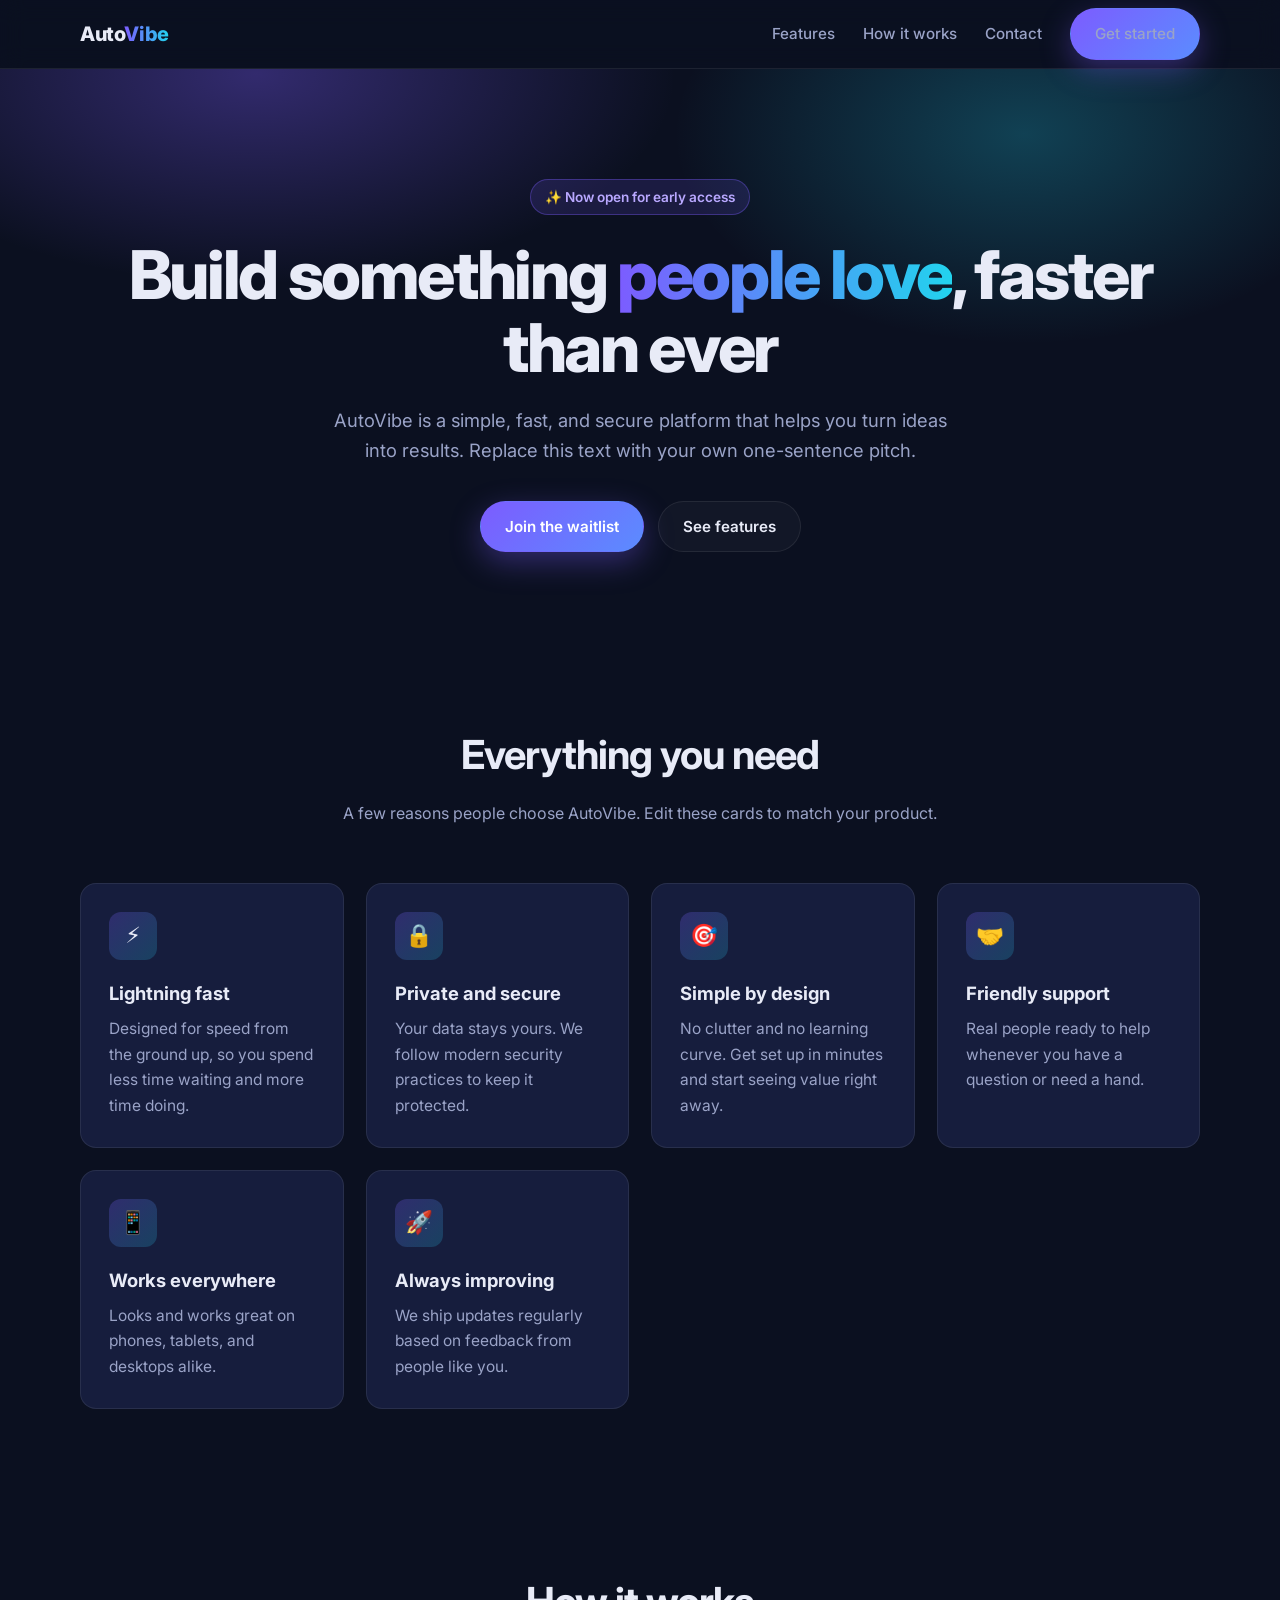
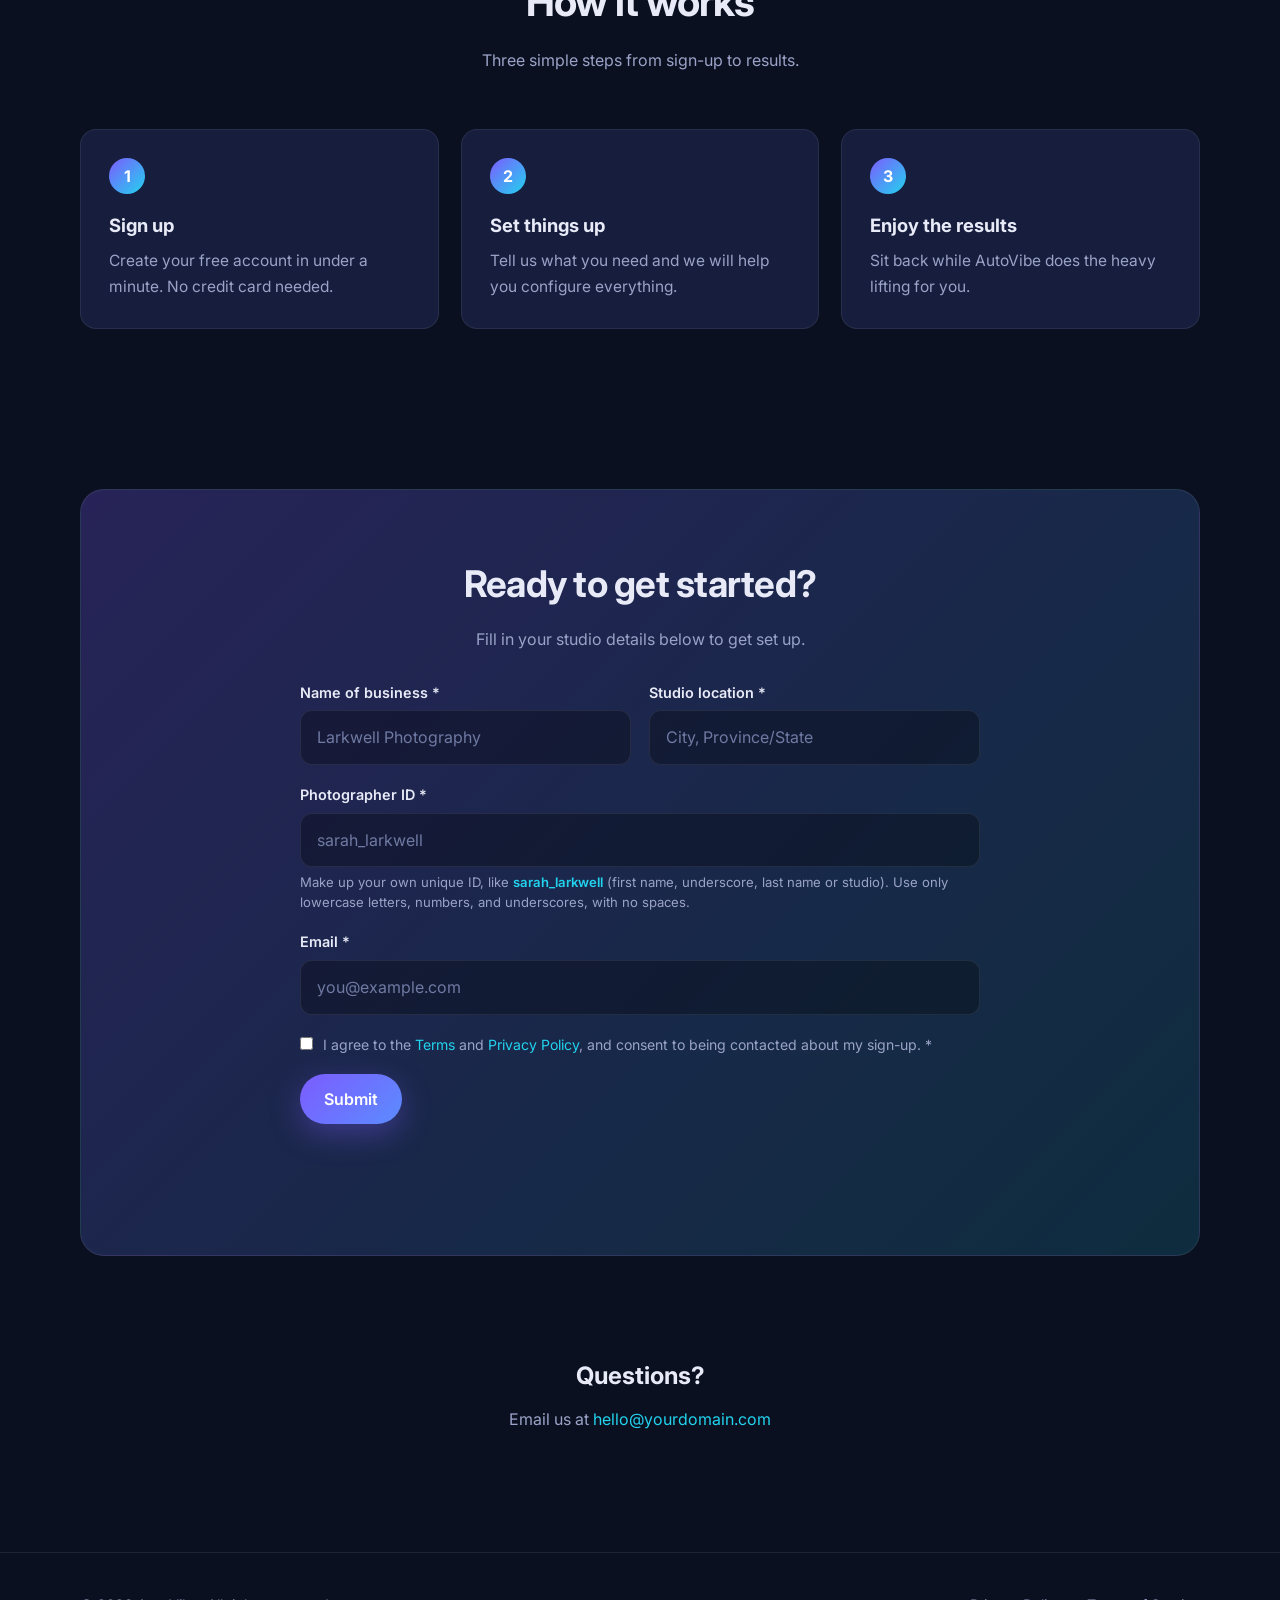
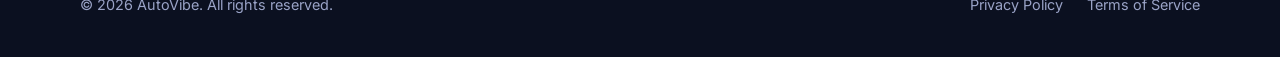
<file: index.html>
<!DOCTYPE html>
<html lang="en">
<head>
  <meta charset="UTF-8">
  <meta name="viewport" content="width=device-width, initial-scale=1.0">
  <title>AutoVibe — Do more with less effort</title>
  <meta name="description" content="AutoVibe helps you get more done with a simple, fast, and secure platform.">
  <link rel="preconnect" href="https://fonts.googleapis.com">
  <link rel="preconnect" href="https://fonts.gstatic.com" crossorigin>
  <link rel="stylesheet" href="style.css">
</head>
<body>

  <header class="nav">
    <div class="container nav-inner">
      <a href="index.html" class="logo">Auto<span>Vibe</span></a>
      <nav class="nav-links">
        <a href="#features">Features</a>
        <a href="#how">How it works</a>
        <a href="#contact">Contact</a>
        <a href="#signup" class="btn btn-primary">Get started</a>
      </nav>
    </div>
  </header>

  <main>
    <!-- Hero -->
    <div class="hero">
      <div class="container">
        <span class="badge">✨ Now open for early access</span>
        <h1>Build something <span class="grad">people love</span>, faster than ever</h1>
        <p>AutoVibe is a simple, fast, and secure platform that helps you turn ideas into results. Replace this text with your own one-sentence pitch.</p>
        <div class="hero-cta">
          <a href="#signup" class="btn btn-primary">Join the waitlist</a>
          <a href="#features" class="btn btn-ghost">See features</a>
        </div>
      </div>
    </div>

    <!-- Features -->
    <section id="features">
      <div class="container">
        <div class="section-head">
          <h2>Everything you need</h2>
          <p>A few reasons people choose AutoVibe. Edit these cards to match your product.</p>
        </div>
        <div class="grid">
          <div class="card">
            <div class="icon">⚡</div>
            <h3>Lightning fast</h3>
            <p>Designed for speed from the ground up, so you spend less time waiting and more time doing.</p>
          </div>
          <div class="card">
            <div class="icon">🔒</div>
            <h3>Private and secure</h3>
            <p>Your data stays yours. We follow modern security practices to keep it protected.</p>
          </div>
          <div class="card">
            <div class="icon">🎯</div>
            <h3>Simple by design</h3>
            <p>No clutter and no learning curve. Get set up in minutes and start seeing value right away.</p>
          </div>
          <div class="card">
            <div class="icon">🤝</div>
            <h3>Friendly support</h3>
            <p>Real people ready to help whenever you have a question or need a hand.</p>
          </div>
          <div class="card">
            <div class="icon">📱</div>
            <h3>Works everywhere</h3>
            <p>Looks and works great on phones, tablets, and desktops alike.</p>
          </div>
          <div class="card">
            <div class="icon">🚀</div>
            <h3>Always improving</h3>
            <p>We ship updates regularly based on feedback from people like you.</p>
          </div>
        </div>
      </div>
    </section>

    <!-- How it works -->
    <section id="how">
      <div class="container">
        <div class="section-head">
          <h2>How it works</h2>
          <p>Three simple steps from sign-up to results.</p>
        </div>
        <div class="grid steps">
          <div class="card">
            <h3>Sign up</h3>
            <p>Create your free account in under a minute. No credit card needed.</p>
          </div>
          <div class="card">
            <h3>Set things up</h3>
            <p>Tell us what you need and we will help you configure everything.</p>
          </div>
          <div class="card">
            <h3>Enjoy the results</h3>
            <p>Sit back while AutoVibe does the heavy lifting for you.</p>
          </div>
        </div>
      </div>
    </section>

    <!-- Signup / CTA -->
    <section id="signup">
      <div class="container">
        <div class="cta-band">
          <h2>Ready to get started?</h2>
          <p>Fill in your studio details below to get set up.</p>

          <!--
            MAKE.COM WEBHOOK: set your webhook URL in the data-webhook attribute below
          -->
          <form id="intake-form" class="intake" data-webhook="https://hook.us2.make.com/99aq06lk15sl9awizv6i7nm3fvbfetq2" novalidate>
            <div class="form-row">
              <div class="field">
                <label for="business_name">Name of business *</label>
                <input type="text" id="business_name" name="business_name" placeholder="Larkwell Photography" required autocomplete="organization">
              </div>
              <div class="field">
                <label for="studio_location">Studio location *</label>
                <input type="text" id="studio_location" name="studio_location" placeholder="City, Province/State" required autocomplete="address-level2">
              </div>
            </div>

            <div class="field">
              <label for="photographer_id">Photographer ID *</label>
              <input type="text" id="photographer_id" name="photographer_id" placeholder="sarah_larkwell" required autocomplete="off" autocapitalize="none" spellcheck="false" pattern="[a-z0-9_]{3,30}">
              <small class="hint">Make up your own unique ID, like <strong>sarah_larkwell</strong> (first name, underscore, last name or studio). Use only lowercase letters, numbers, and underscores, with no spaces.</small>
            </div>

            <div class="field">
              <label for="email">Email *</label>
              <input type="email" id="email" name="email" placeholder="you@example.com" required autocomplete="email">
            </div>

            <!-- Spam trap: real people never see or fill this in -->
            <div class="hp" aria-hidden="true">
              <label for="website">Leave this field empty</label>
              <input type="text" id="website" name="website" tabindex="-1" autocomplete="off">
            </div>

            <label class="consent">
              <input type="checkbox" id="consent" name="consent" required>
              <span>I agree to the <a href="terms.html">Terms</a> and <a href="privacy.html">Privacy Policy</a>, and consent to being contacted about my sign-up. *</span>
            </label>

            <button type="submit" class="btn btn-primary" id="intake-submit">Submit</button>
            <p id="form-status" class="form-status" role="status" aria-live="polite"></p>
          </form>
        </div>
      </div>
    </section>

    <!-- Contact -->
    <section id="contact" style="padding-top:20px;">
      <div class="container" style="text-align:center;">
        <h2 style="margin-bottom:10px;">Questions?</h2>
        <p style="color:var(--muted);">Email us at <a href="mailto:hello@yourdomain.com">hello@yourdomain.com</a></p>
      </div>
    </section>
  </main>

  <footer>
    <div class="container footer-inner">
      <div>© <span id="year">2026</span> AutoVibe. All rights reserved.</div>
      <div class="footer-links">
        <a href="privacy.html">Privacy Policy</a>
        <a href="terms.html">Terms of Service</a>
      </div>
    </div>
  </footer>

  <script>
    document.getElementById('year').textContent = new Date().getFullYear();

    // ---- Intake form -> Make.com webhook ----
    (function () {
      var form = document.getElementById('intake-form');
      var status = document.getElementById('form-status');
      var button = document.getElementById('intake-submit');
      var WEBHOOK_URL = form.getAttribute('data-webhook');

      function setStatus(msg, type) {
        status.textContent = msg;
        status.className = 'form-status ' + (type || '');
      }

      form.addEventListener('submit', function (e) {
        e.preventDefault();

        // Spam trap: bots fill hidden fields. Pretend success and stop.
        if (form.website.value) { setStatus('Thanks! We will be in touch soon.', 'success'); return; }

        // Basic validation
        if (!form.business_name.value.trim() || !form.studio_location.value.trim() ||
            !form.photographer_id.value.trim() || !form.email.value.trim()) {
          setStatus('Please fill in all the required fields.', 'error'); return;
        }
        var pid = form.photographer_id.value.trim();
        if (!/^[a-z0-9_]{3,30}$/.test(pid)) {
          setStatus('Photographer ID must be 3 to 30 characters: lowercase letters, numbers, and underscores only (for example sarah_larkwell).', 'error'); return;
        }
        if (!/^[^\s@]+@[^\s@]+\.[^\s@]+$/.test(form.email.value.trim())) {
          setStatus('Please enter a valid email address.', 'error'); return;
        }
        if (!form.consent.checked) {
          setStatus('Please tick the consent box to continue.', 'error'); return;
        }
        if (!WEBHOOK_URL || WEBHOOK_URL.indexOf('PASTE_YOUR') === 0) {
          setStatus('This form is not connected yet. The site owner needs to add the Make webhook URL.', 'error'); return;
        }

        // Data sent to Make (each key becomes a field you can map in your scenario)
        var data = new URLSearchParams();
        data.append('business_name', form.business_name.value.trim());
        data.append('studio_location', form.studio_location.value.trim());
        data.append('photographer_id', pid);
        data.append('email', form.email.value.trim());
        data.append('consent', 'yes');
        data.append('submitted_at', new Date().toISOString());
        data.append('page_url', window.location.href);

        button.disabled = true;
        button.textContent = 'Sending...';
        setStatus('', '');

        // no-cors: the request is delivered to Make even though the browser
        // cannot read Make's reply, so we treat a completed request as success.
        fetch(WEBHOOK_URL, { method: 'POST', mode: 'no-cors', body: data })
          .then(function () {
            form.reset();
            setStatus('Thanks! Your message was sent. We will be in touch soon.', 'success');
          })
          .catch(function () {
            setStatus('Something went wrong. Please try again or email us directly.', 'error');
          })
          .then(function () {
            button.disabled = false;
            button.textContent = 'Submit';
          });
      });
    })();
  </script>
</body>
</html>
</file>
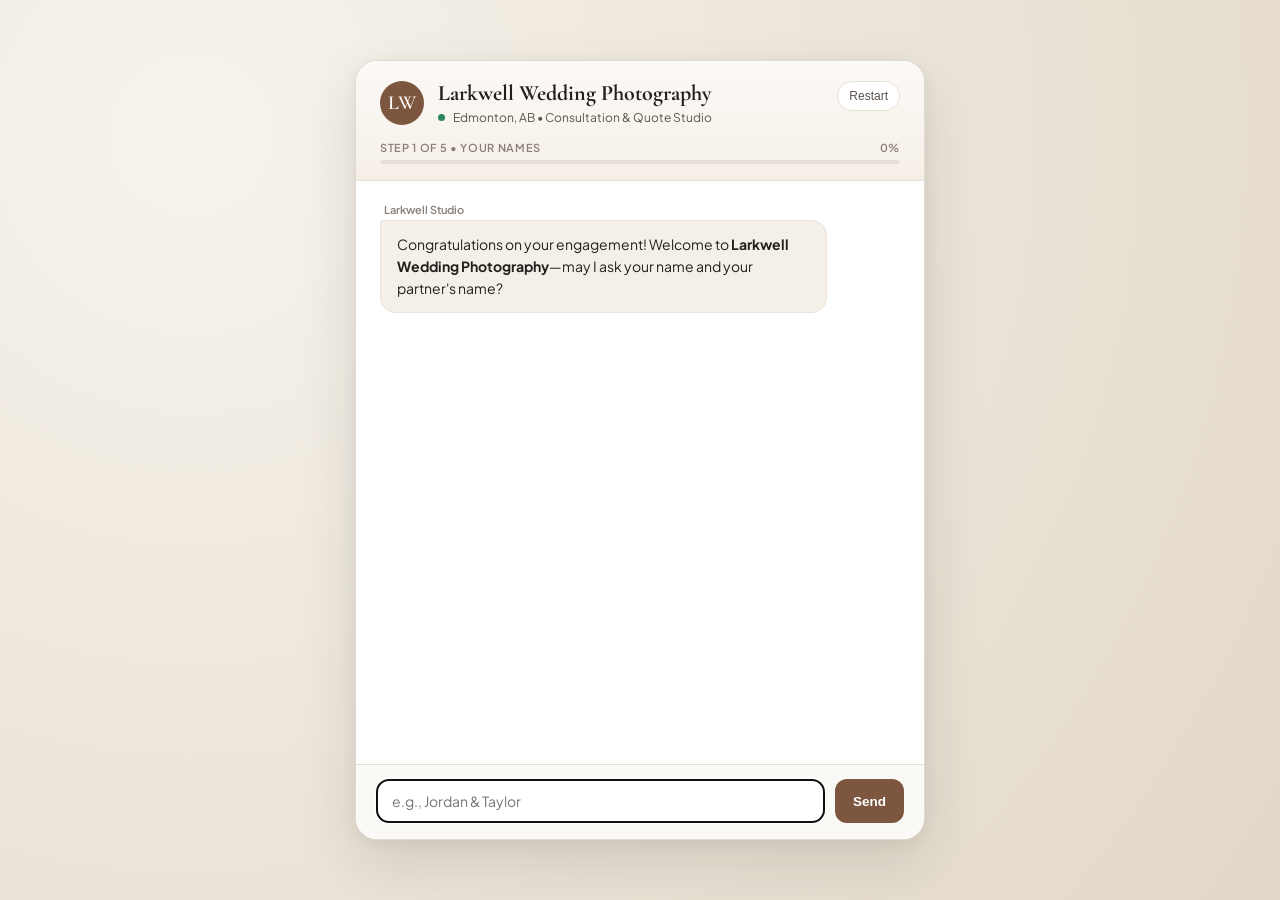
<file: bot-widget.html>
<!DOCTYPE html>
<html lang="en">
<head>
  <meta charset="UTF-8" />
  <meta name="viewport" content="width=device-width, initial-scale=1.0" />
  <title>Larkwell Wedding Photography — Consultation & Quote Studio</title>
  <link rel="preconnect" href="https://fonts.googleapis.com" />
  <link rel="preconnect" href="https://fonts.gstatic.com" crossorigin />
  <link href="https://fonts.googleapis.com/css2?family=Cormorant+Garamond:ital,wght@0,500;0,600;0,700;1,500&family=Plus+Jakarta+Sans:wght@400;500;600;700&display=swap" rel="stylesheet" />
  <style>
    :root {
      --bg-gradient: radial-gradient(circle at 15% 15%, #f7f3ec 0%, #ebe4d8 55%, #e2d8c9 100%);
      --surface: #ffffff;
      --surface-ivory: #fbf9f6;
      --surface-sand: #f4efe7;
      --ink: #241f1c;
      --ink-secondary: #5c534d;
      --ink-muted: #8a7f77;
      --accent: #7d563f;
      --accent-hover: #63422f;
      --gold: #b49263;
      --border: #e6dfd5;
      --border-strong: #d5cabd;
      --free-bg: #eef7f2;
      --free-text: #1c643e;
      --free-border: #bfe2ce;
      --busy-bg: #fdf1ef;
      --busy-text: #962b2b;
      --busy-border: #f2c3bd;
      --shadow-lg: 0 24px 60px rgba(36, 31, 28, 0.12), 0 4px 16px rgba(36, 31, 28, 0.05);
      --radius-xl: 22px;
    }

    * { box-sizing: border-box; margin: 0; padding: 0; }

    body {
      background: var(--bg-gradient);
      color: var(--ink);
      font-family: "Plus Jakarta Sans", -apple-system, BlinkMacSystemFont, sans-serif;
      min-height: 100vh;
      display: flex;
      align-items: center;
      justify-content: center;
      padding: 24px 16px;
      -webkit-font-smoothing: antialiased;
    }

    .widget-shell {
      width: 100%;
      max-width: 570px;
      background: var(--surface);
      border: 1px solid rgba(213, 202, 189, 0.7);
      border-radius: var(--radius-xl);
      box-shadow: var(--shadow-lg);
      overflow: hidden;
      display: flex;
      flex-direction: column;
      height: 780px;
      max-height: 92vh;
    }

    .widget-header {
      background: linear-gradient(180deg, #fcfaf7 0%, #f5efe6 100%);
      padding: 20px 24px 16px;
      border-bottom: 1px solid var(--border);
    }

    .header-top {
      display: flex;
      align-items: flex-start;
      justify-content: space-between;
      gap: 12px;
    }

    .brand-block { display: flex; align-items: center; gap: 14px; }

    .brand-monogram {
      width: 44px;
      height: 44px;
      border-radius: 50%;
      background: var(--accent);
      color: #fcfaf7;
      display: flex;
      align-items: center;
      justify-content: center;
      font-family: "Cormorant Garamond", Georgia, serif;
      font-size: 20px;
      font-weight: 600;
      flex-shrink: 0;
    }

    .brand-info h1 {
      font-family: "Cormorant Garamond", Georgia, serif;
      font-size: 22px;
      font-weight: 700;
      color: var(--ink);
      line-height: 1.15;
    }

    .brand-meta {
      display: flex;
      align-items: center;
      gap: 8px;
      margin-top: 4px;
      font-size: 12px;
      color: var(--ink-secondary);
    }

    .live-dot {
      width: 7px;
      height: 7px;
      border-radius: 50%;
      background: #2f855a;
      display: inline-block;
    }

    .icon-btn {
      background: var(--surface);
      border: 1px solid var(--border);
      color: var(--ink-secondary);
      font-size: 12px;
      font-weight: 500;
      padding: 7px 11px;
      border-radius: 999px;
      cursor: pointer;
    }

    .icon-btn:hover { border-color: var(--accent); color: var(--accent); }

    .progress-wrap { margin-top: 16px; }

    .progress-labels {
      display: flex;
      justify-content: space-between;
      font-size: 11px;
      font-weight: 600;
      text-transform: uppercase;
      letter-spacing: 0.06em;
      color: var(--ink-muted);
      margin-bottom: 6px;
    }

    .progress-track {
      height: 4px;
      width: 100%;
      background: var(--border);
      border-radius: 999px;
      overflow: hidden;
    }

    .progress-fill {
      height: 100%;
      width: 0%;
      background: linear-gradient(90deg, var(--gold) 0%, var(--accent) 100%);
      transition: width 0.35s ease;
    }

    .chat-messages {
      flex: 1;
      overflow-y: auto;
      padding: 22px 24px;
      display: flex;
      flex-direction: column;
      gap: 16px;
    }

    .msg-row { display: flex; flex-direction: column; max-width: 86%; }
    .msg-row.bot { align-self: flex-start; }
    .msg-row.user { align-self: flex-end; align-items: flex-end; }

    .msg-sender {
      font-size: 11px;
      font-weight: 600;
      color: var(--ink-muted);
      margin-bottom: 4px;
      padding: 0 4px;
    }

    .msg-bubble {
      padding: 13px 16px;
      border-radius: 16px;
      font-size: 14px;
      line-height: 1.55;
      word-wrap: break-word;
    }

    .msg-row.bot .msg-bubble {
      background: var(--surface-sand);
      color: var(--ink);
      border-top-left-radius: 4px;
      border: 1px solid rgba(229, 221, 211, 0.6);
    }

    .msg-row.user .msg-bubble {
      background: var(--accent);
      color: #ffffff;
      border-top-right-radius: 4px;
    }

    .typing-dots { display: inline-flex; align-items: center; gap: 5px; padding: 4px 2px; }
    .typing-dots span {
      width: 7px;
      height: 7px;
      border-radius: 50%;
      background: var(--accent);
      opacity: 0.35;
      animation: pulseDot 1.25s infinite ease-in-out;
    }
    .typing-dots span:nth-child(2) { animation-delay: 0.2s; }
    .typing-dots span:nth-child(3) { animation-delay: 0.4s; }

    @keyframes pulseDot {
      0%, 80%, 100% { opacity: 0.3; transform: translateY(0) scale(0.9); }
      40% { opacity: 1; transform: translateY(-2px) scale(1.15); }
    }

    .availability-card {
      margin-top: 10px;
      padding: 12px 14px;
      border-radius: 12px;
      display: flex;
      align-items: flex-start;
      gap: 10px;
    }
    .availability-card.free { background: var(--free-bg); border: 1px solid var(--free-border); color: var(--free-text); }
    .availability-card.busy { background: var(--busy-bg); border: 1px solid var(--busy-border); color: var(--busy-text); }
    .availability-title { font-weight: 700; font-size: 13px; margin-bottom: 2px; }
    .availability-desc { font-size: 12.5px; line-height: 1.45; }

    .summary-card {
      margin-top: 10px;
      background: var(--surface);
      border: 1px solid var(--border);
      border-radius: 12px;
      padding: 14px;
      font-size: 13px;
    }

    .summary-card-header {
      font-family: "Cormorant Garamond", Georgia, serif;
      font-size: 18px;
      font-weight: 700;
      padding-bottom: 8px;
      margin-bottom: 10px;
      border-bottom: 1px solid var(--border);
    }

    .summary-grid { display: grid; grid-template-columns: 125px 1fr; gap: 7px 10px; font-size: 12.5px; }
    .summary-label { color: var(--ink-muted); font-weight: 500; }
    .summary-val { color: var(--ink); font-weight: 600; }

    .submit-inquiry-btn {
      margin-top: 14px;
      background: var(--accent);
      color: #ffffff;
      border: none;
      padding: 10px 18px;
      border-radius: 999px;
      font-size: 13px;
      font-weight: 600;
      cursor: pointer;
    }
    .submit-inquiry-btn:hover { background: var(--accent-hover); }
    .submit-inquiry-btn:disabled { opacity: 0.55; cursor: not-allowed; }

    .quick-replies { display: flex; flex-wrap: wrap; gap: 8px; padding: 4px 24px 14px; }
    .quick-replies:empty { display: none; }

    .chip {
      background: var(--surface-ivory);
      border: 1px solid var(--border-strong);
      color: var(--ink);
      padding: 8px 14px;
      border-radius: 999px;
      font-size: 12.5px;
      font-weight: 500;
      cursor: pointer;
    }
    .chip:hover { background: var(--accent); border-color: var(--accent); color: #ffffff; }

    .chat-input-area {
      border-top: 1px solid var(--border);
      padding: 14px 20px 16px;
      background: var(--surface-ivory);
      display: flex;
      gap: 10px;
    }

    .chat-input-area input {
      flex: 1;
      padding: 12px 15px;
      border: 1px solid var(--border-strong);
      border-radius: 12px;
      font-size: 14px;
      font-family: inherit;
      background: var(--surface);
    }

    .send-btn {
      background: var(--accent);
      color: #ffffff;
      border: none;
      height: 44px;
      padding: 0 18px;
      border-radius: 12px;
      font-size: 13.5px;
      font-weight: 600;
      cursor: pointer;
    }
    .send-btn:hover { background: var(--accent-hover); }
    .send-btn:disabled { opacity: 0.45; cursor: not-allowed; }
  </style>
</head>
<body>
  <div class="widget-shell">
    <div class="widget-header">
      <div class="header-top">
        <div class="brand-block">
          <div class="brand-monogram">LW</div>
          <div class="brand-info">
            <h1>Larkwell Wedding Photography</h1>
            <div class="brand-meta">
              <span class="live-dot"></span>
              <span>Edmonton, AB • Consultation &amp; Quote Studio</span>
            </div>
          </div>
        </div>
        <button type="button" class="icon-btn" id="resetChatBtn">Restart</button>
      </div>
      <div class="progress-wrap">
        <div class="progress-labels">
          <span id="stepLabel">Step 1 of 5 • Your Names</span>
          <span id="stepPercent">0%</span>
        </div>
        <div class="progress-track">
          <div class="progress-fill" id="progressFill"></div>
        </div>
      </div>
    </div>

    <div class="chat-messages" id="chatMessages"></div>
    <div class="quick-replies" id="quickReplies"></div>

    <form class="chat-input-area" id="chatForm">
      <input type="text" id="userInput" placeholder="Type your answer or ask a question..." autocomplete="off" />
      <button type="submit" class="send-btn" id="sendBtn">Send</button>
    </form>
  </div>

  <script>
    const PHOTOGRAPHER_ID = "sarah_larkwell";

    // Replace YOUR_SUBDOMAIN with your actual Cloudflare Worker subdomain
    const WORKER_BASE_URL = "https://larkwell-widget-proxy.YOUR_SUBDOMAIN.workers.dev";

    const API_ROUTES = {
      availability: `${WORKER_BASE_URL}/api/availability`,
      submit: `${WORKER_BASE_URL}/api/submit`,
      llm: `${WORKER_BASE_URL}/api/llm`
    };

    const chatMessages = document.getElementById("chatMessages");
    const quickReplies = document.getElementById("quickReplies");
    const chatForm = document.getElementById("chatForm");
    const userInput = document.getElementById("userInput");
    const sendBtn = document.getElementById("sendBtn");
    const stepLabel = document.getElementById("stepLabel");
    const stepPercent = document.getElementById("stepPercent");
    const progressFill = document.getElementById("progressFill");

    document.getElementById("resetChatBtn").addEventListener("click", startConversation);

    let answers = {};
    let coupleNamesVar = "";
    let clientEmailVar = "";
    let weddingDateVar = "";
    let dateStatusVar = "";
    let isOccupiedVar = null;
    let coveragePackageVar = "";
    let consultationPreferenceVar = "";

    let stepIndex = 0;
    let awaitingSubmit = false;
    let submittedDone = false;

    const STEPS = [
      {
        key: "couple_names",
        title: "Your Names",
        inputType: "text",
        question: "Congratulations on your engagement! Welcome to <strong>Larkwell Wedding Photography</strong>—may I ask your name and your partner's name?",
        placeholder: "e.g., Jordan & Taylor"
      },
      {
        key: "email",
        title: "Contact Email",
        inputType: "email",
        question: "Where can I send your consultation notes and tailored quote?",
        placeholder: "e.g., jordan.taylor@example.com",
        validate: (val) => /^[^\s@]+@[^\s@]+\.[^\s@]+$/.test(val) || "Please share a valid email address."
      },
      {
        key: "wedding_date",
        title: "Wedding Date",
        inputType: "date",
        question: "When are you planning to say \"I do\"? I will check calendar availability before moving on.",
        placeholder: "YYYY-MM-DD",
        validate: (val) => /^\d{4}-\d{2}-\d{2}$/.test(val) || "Please choose a valid date (YYYY-MM-DD)."
      },
      {
        key: "coverage_package",
        title: "Coverage Hours",
        inputType: "text",
        question: "How many hours of photography coverage are you looking for?",
        placeholder: "e.g., 6 hrs, 9 hrs, or Not sure yet",
        choices: ["4 hrs", "6 hrs", "8 hrs", "10 hrs", "Not sure yet"]
      },
      {
        key: "consultation_preference",
        title: "Consultation Time",
        inputType: "text",
        question: "When would feel easiest for a consultation chat with Sarah?",
        placeholder: "e.g., Weekday evenings or Sunday afternoon",
        choices: ["Weekday evenings", "Sunday afternoon", "Flexible / Any time"]
      }
    ];

    function stripReasoningTags(text = "") {
      return text.replace(/<think>[\s\S]*?<\/think>/gi, "").trim();
    }

    function setCapturedValue(key, value) {
      answers[key] = value;
      if (key === "couple_names") coupleNamesVar = value;
      if (key === "email") clientEmailVar = value;
      if (key === "wedding_date") weddingDateVar = value;
      if (key === "coverage_package") coveragePackageVar = value;
      if (key === "consultation_preference") consultationPreferenceVar = value;
    }

    function updateProgress() {
      const total = STEPS.length;
      const pct = awaitingSubmit || submittedDone ? 100 : Math.min(100, Math.round((stepIndex / total) * 100));
      progressFill.style.width = `${pct}%`;
      stepPercent.textContent = `${pct}%`;
      stepLabel.textContent = stepIndex < total
        ? `Step ${stepIndex + 1} of ${total} • ${STEPS[stepIndex].title}`
        : submittedDone ? "Submitted • Sent to Sarah" : "Review & Submit • Ready";
    }

    function createTypingBubble(labelText = "") {
      const row = document.createElement("div");
      row.className = "msg-row bot";
      const sender = document.createElement("div");
      sender.className = "msg-sender";
      sender.textContent = "Larkwell Studio";
      const bubble = document.createElement("div");
      bubble.className = "msg-bubble";
      bubble.innerHTML =
        (labelText ? `<span style="margin-right:8px; color:var(--ink-secondary); font-size:13px;">${labelText}</span>` : "") +
        `<span class="typing-dots"><span></span><span></span><span></span></span>`;
      row.appendChild(sender);
      row.appendChild(bubble);
      chatMessages.appendChild(row);
      chatMessages.scrollTop = chatMessages.scrollHeight;
      return {
        setHtml: (html) => { bubble.innerHTML = html; chatMessages.scrollTop = chatMessages.scrollHeight; },
        remove: () => row.remove()
      };
    }

    function addBotMessage(htmlContent) {
      const row = document.createElement("div");
      row.className = "msg-row bot";
      const sender = document.createElement("div");
      sender.className = "msg-sender";
      sender.textContent = "Larkwell Studio";
      const bubble = document.createElement("div");
      bubble.className = "msg-bubble";
      bubble.innerHTML = htmlContent;
      row.appendChild(sender);
      row.appendChild(bubble);
      chatMessages.appendChild(row);
      chatMessages.scrollTop = chatMessages.scrollHeight;
      return bubble;
    }

    function addUserMessage(text) {
      const row = document.createElement("div");
      row.className = "msg-row user";
      const bubble = document.createElement("div");
      bubble.className = "msg-bubble";
      bubble.textContent = text;
      row.appendChild(bubble);
      chatMessages.appendChild(row);
      chatMessages.scrollTop = chatMessages.scrollHeight;
    }

    function configureInputForStep(step) {
      userInput.type = step.inputType || "text";
      if (step.inputType === "date") userInput.min = new Date().toISOString().split("T")[0];
      else userInput.removeAttribute("min");
      userInput.disabled = false;
      sendBtn.disabled = false;
      userInput.placeholder = step.placeholder || "Type your answer...";
      userInput.focus();
    }

    function setInputDisabled(placeholderText) {
      userInput.disabled = true;
      sendBtn.disabled = true;
      userInput.placeholder = placeholderText;
    }

    function renderQuickReplies(choices = []) {
      quickReplies.innerHTML = "";
      choices.forEach((choice) => {
        const btn = document.createElement("button");
        btn.type = "button";
        btn.className = "chip";
        btn.textContent = choice;
        btn.addEventListener("click", () => handleUserAnswer(choice));
        quickReplies.appendChild(btn);
      });
    }

    function fallbackCleanNames(raw) {
      return raw
        .replace(/^(hi+|hello|hey)[^a-zA-Z0-9]*\s*(how are you\??)?/i, "")
        .replace(/^(our names are( as follows| as followed)?|my name is|we are)[:\s-]*/i, "")
        .trim() || raw.trim();
    }

    function fallbackCoverage(raw) {
      const m = raw.match(/(\d+)\s*(hours?|hrs?|hr)/i);
      return m ? `${m[1]} hrs` : raw.trim();
    }

    async function callLlmProxy(step, rawValue) {
      try {
        const res = await fetch(API_ROUTES.llm, {
          method: "POST",
          headers: { "Content-Type": "application/json" },
          body: JSON.stringify({
            photographer_id: PHOTOGRAPHER_ID,
            step_key: step.key,
            step_prompt: step.question.replace(/<[^>]*>/g, ""),
            message: rawValue,
            captured_answers: answers
          })
        });
        if (!res.ok) throw new Error(`HTTP ${res.status}`);
        const data = await res.json();
        return {
          isQuestion: Boolean(data.is_question),
          extractedValue: stripReasoningTags(data.extracted_value || rawValue),
          reply: stripReasoningTags(data.reply || "")
        };
      } catch {
        const cleanVal =
          step.key === "couple_names" ? fallbackCleanNames(rawValue) :
          step.key === "coverage_package" ? fallbackCoverage(rawValue) :
          rawValue;
        return { isQuestion: false, extractedValue: cleanVal, reply: "" };
      }
    }

    async function checkDateFreeBusy(weddingDate) {
      const res = await fetch(API_ROUTES.availability, {
        method: "POST",
        headers: { "Content-Type": "application/json" },
        body: JSON.stringify({ wedding_date: weddingDate, photographer_id: PHOTOGRAPHER_ID })
      });
      if (!res.ok) throw new Error(`HTTP ${res.status}`);
      const data = await res.json();
      return { busy: Boolean(data.busy) };
    }

    async function sendSubmitWebhook(payload) {
      const res = await fetch(API_ROUTES.submit, {
        method: "POST",
        headers: { "Content-Type": "application/json" },
        body: JSON.stringify(payload)
      });
      if (!res.ok) throw new Error(`HTTP ${res.status}`);
      return { ok: true };
    }

    async function askCurrentStep() {
      updateProgress();
      if (stepIndex >= STEPS.length) {
        await showReviewAndSubmitCard();
        return;
      }
      const step = STEPS[stepIndex];
      addBotMessage(step.question);
      renderQuickReplies(step.choices || []);
      configureInputForStep(step);
    }

    async function handleUserAnswer(rawText) {
      const value = rawText.trim();
      if (!value || awaitingSubmit || submittedDone) return;
      const step = STEPS[stepIndex];
      if (!step) return;

      addUserMessage(value);
      userInput.value = "";

      let finalStepValue = value;
      if (step.inputType !== "date" && step.inputType !== "email") {
        setInputDisabled("Thinking...");
        const llmRes = await callLlmProxy(step, value);
        if (llmRes.isQuestion && llmRes.reply) {
          addBotMessage(`${llmRes.reply}<br/><br/>Whenever you're ready: <strong>${step.question}</strong>`);
          configureInputForStep(step);
          return;
        }
        finalStepValue = llmRes.extractedValue;
      }

      if (step.validate) {
        const check = step.validate(finalStepValue);
        if (check !== true) {
          addBotMessage(check);
          configureInputForStep(step);
          return;
        }
      }

      if (step.key === "wedding_date") {
        setInputDisabled("Checking calendar...");
        const statusBubble = createTypingBubble(`Give me a sec while I check availability for <strong>${finalStepValue}</strong>`);
        try {
          const result = await checkDateFreeBusy(finalStepValue);
          isOccupiedVar = result.busy;
          dateStatusVar = result.busy ? "busy" : "free";
          setCapturedValue("wedding_date", finalStepValue);
          answers.is_occupied = isOccupiedVar;
          answers.date_status = dateStatusVar;
          statusBubble.setHtml(
            `<div class="availability-card ${result.busy ? "busy" : "free"}">` +
              `<div><div class="availability-title">Status: ${result.busy ? "Busy" : "Free"}</div>` +
              `<div class="availability-desc">${result.busy ? "That date shows as busy, though Sarah can discuss options." : "That date is open on our calendar!"}</div></div>` +
            `</div>`
          );
        } catch (err) {
          statusBubble.setHtml(`Couldn't verify <strong>${finalStepValue}</strong> (${err.message}). Please try again.`);
          configureInputForStep(step);
          return;
        }
      } else {
        setCapturedValue(step.key, finalStepValue);
      }

      renderQuickReplies([]);
      userInput.type = "text";
      stepIndex += 1;
      await askCurrentStep();
    }

    async function showReviewAndSubmitCard() {
      awaitingSubmit = true;
      updateProgress();
      setInputDisabled("Click Submit Inquiry below when ready");
      renderQuickReplies([]);

      const payload = {
        photographer_id: PHOTOGRAPHER_ID,
        couple_names: coupleNamesVar,
        email: clientEmailVar,
        wedding_date: weddingDateVar,
        date_status: dateStatusVar,
        is_occupied: isOccupiedVar,
        coverage_package: coveragePackageVar,
        consultation_preference: consultationPreferenceVar,
        submitted_at: new Date().toISOString()
      };

      const bubble = addBotMessage(
        `Here is your consultation summary, <strong>${coupleNamesVar}</strong>:` +
        `<div class="summary-card">` +
          `<div class="summary-card-header">Consultation Summary</div>` +
          `<div class="summary-grid">` +
            `<div class="summary-label">Couple</div><div class="summary-val">${payload.couple_names}</div>` +
            `<div class="summary-label">Email</div><div class="summary-val">${payload.email}</div>` +
            `<div class="summary-label">Wedding Date</div><div class="summary-val">${payload.wedding_date}</div>` +
            `<div class="summary-label">Calendar</div><div class="summary-val">${payload.date_status}</div>` +
            `<div class="summary-label">Coverage</div><div class="summary-val">${payload.coverage_package}</div>` +
            `<div class="summary-label">Chat Window</div><div class="summary-val">${payload.consultation_preference}</div>` +
          `</div>` +
          `<button type="button" class="submit-inquiry-btn" id="submitInquiryBtn">Submit Inquiry</button>` +
        `</div>`
      );

      const btn = bubble.querySelector("#submitInquiryBtn");
      btn.addEventListener("click", async () => {
        btn.disabled = true;
        btn.textContent = "Sending...";
        try {
          await sendSubmitWebhook(payload);
          submittedDone = true;
          awaitingSubmit = false;
          updateProgress();
          setInputDisabled("Inquiry sent");
          btn.textContent = "Submitted";
          addBotMessage(`Your inquiry has been sent to Sarah, <strong>${coupleNamesVar}</strong>.`);
        } catch (err) {
          btn.disabled = false;
          btn.textContent = "Submit Inquiry";
          addBotMessage(`Couldn't submit right now (${err.message}). Please try again.`);
        }
      });
    }

    async function startConversation() {
      chatMessages.innerHTML = "";
      quickReplies.innerHTML = "";
      stepIndex = 0;
      awaitingSubmit = false;
      submittedDone = false;
      answers = {};
      coupleNamesVar = clientEmailVar = weddingDateVar = dateStatusVar =
      coveragePackageVar = consultationPreferenceVar = "";
      isOccupiedVar = null;
      await askCurrentStep();
    }

    chatForm.addEventListener("submit", (e) => {
      e.preventDefault();
      handleUserAnswer(userInput.value);
    });

    startConversation();
  </script>
</body>
</html>
</file>
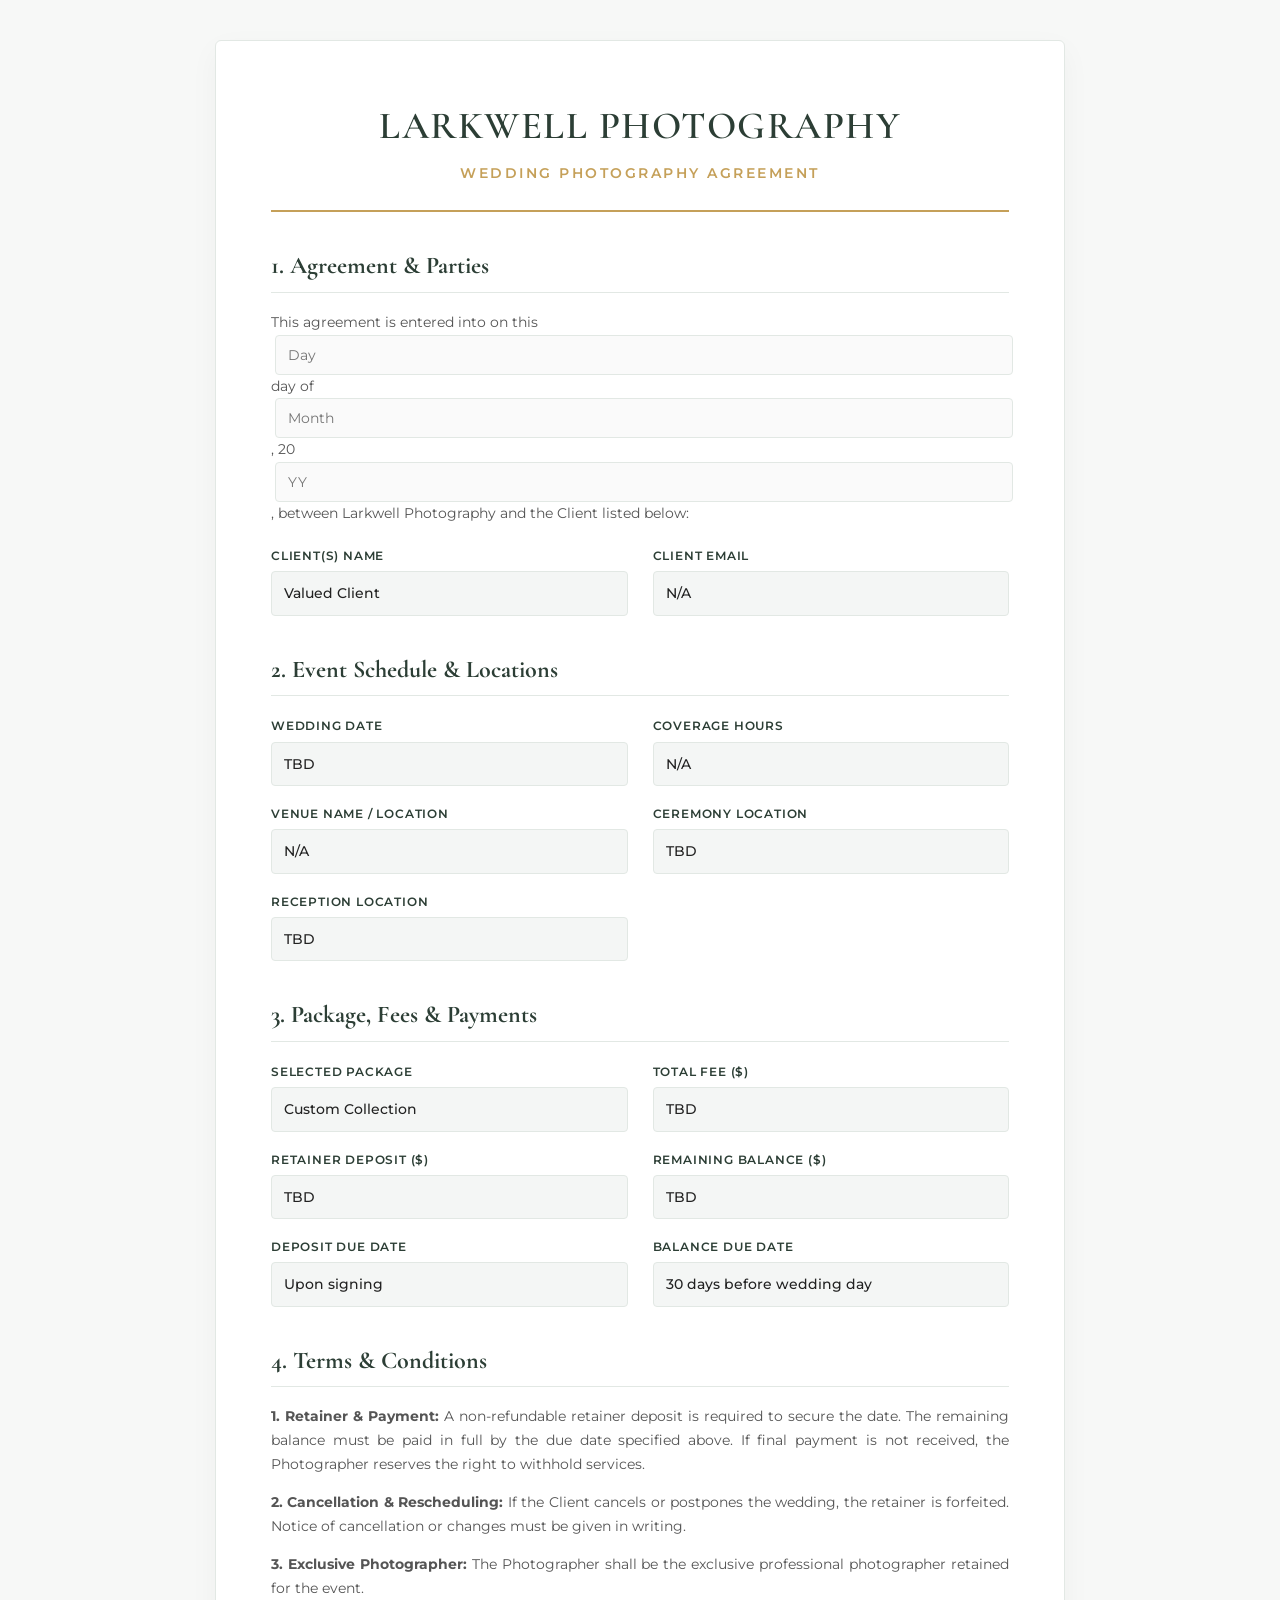
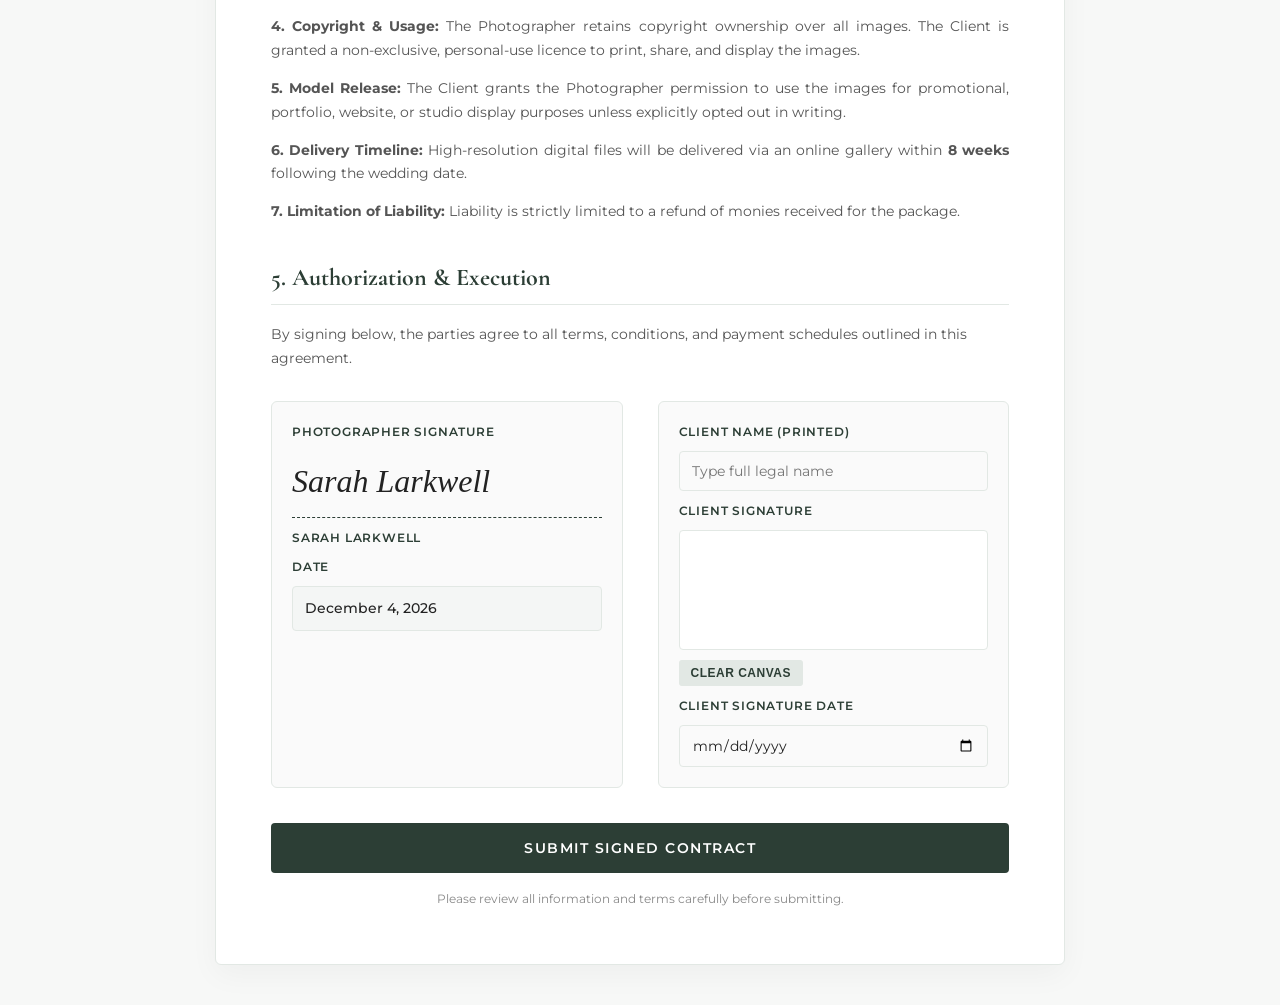
<file: contract.html>
<!DOCTYPE html>
<html lang="en">
<head>
<meta charset="UTF-8">
<meta name="viewport" content="width=device-width, initial-scale=1.0">
<title>Larkwell Photography - Wedding Agreement</title>
<link href="https://fonts.googleapis.com/css2?family=Cormorant+Garamond:ital,wght@0,400;0,600;1,400&family=Montserrat:wght@300;400;500;600&display=swap" rel="stylesheet">

<style>
:root {
    --primary: #2C3E35;       /* Forest Green */
    --primary-hover: #1b2822; 
    --accent: #C5A059;        /* Soft Gold */
    --text-dark: #222222;
    --text-muted: #555555;
    --bg-light: #F7F8F7;
    --card-bg: #FFFFFF;
    --border-color: #E2E8E4;
}

* {
    box-sizing: border-box;
    margin: 0;
    padding: 0;
}

body {
    font-family: 'Montserrat', sans-serif;
    background-color: var(--bg-light);
    color: var(--text-dark);
    line-height: 1.6;
    padding: 40px 15px;
}

.contract-container {
    max-width: 850px;
    margin: 0 auto;
    background: var(--card-bg);
    padding: 55px;
    border-radius: 6px;
    box-shadow: 0 10px 30px rgba(0, 0, 0, 0.04);
    border: 1px solid var(--border-color);
}

header {
    text-align: center;
    border-bottom: 2px solid var(--accent);
    padding-bottom: 25px;
    margin-bottom: 35px;
}

h1 {
    font-family: 'Cormorant Garamond', serif;
    font-size: 2.4rem;
    color: var(--primary);
    letter-spacing: 1.5px;
    font-weight: 600;
    text-transform: uppercase;
}

.subtitle {
    font-size: 0.85rem;
    text-transform: uppercase;
    letter-spacing: 2.5px;
    color: var(--accent);
    margin-top: 6px;
    font-weight: 600;
}

h2 {
    font-family: 'Cormorant Garamond', serif;
    font-size: 1.5rem;
    color: var(--primary);
    border-bottom: 1px solid var(--border-color);
    padding-bottom: 6px;
    margin-top: 35px;
    margin-bottom: 18px;
}

p {
    font-size: 0.88rem;
    color: var(--text-muted);
    line-height: 1.7;
}

.field-grid {
    display: grid;
    grid-template-columns: 1fr 1fr;
    gap: 18px 25px;
    margin: 20px 0;
}

.field {
    display: flex;
    flex-direction: column;
    gap: 6px;
}

label {
    font-size: 0.75rem;
    font-weight: 600;
    text-transform: uppercase;
    letter-spacing: 0.8px;
    color: var(--primary);
}

input[type="text"], input[type="date"] {
    width: 100%;
    padding: 10px 12px;
    border: 1px solid var(--border-color);
    border-radius: 4px;
    font-family: 'Montserrat', sans-serif;
    font-size: 0.88rem;
    color: var(--text-dark);
    background: #FAFAFA;
    transition: border-color 0.2s ease;
}

input[type="text"]:focus, input[type="date"]:focus {
    outline: none;
    border-color: var(--primary);
    background: #FFFFFF;
}

.known-value {
    padding: 10px 12px;
    min-height: 38px;
    background: #F4F6F5;
    border: 1px solid var(--border-color);
    border-radius: 4px;
    font-size: 0.88rem;
    color: var(--text-dark);
    font-weight: 500;
}

.inline-input {
    display: inline-block;
    width: 80px;
    margin: 0 4px;
    padding: 4px 8px;
}

.terms p {
    margin-bottom: 14px;
    text-align: justify;
}

.signatures {
    display: grid;
    grid-template-columns: 1fr 1fr;
    gap: 35px;
    margin-top: 30px;
}

.signature-box {
    display: flex;
    flex-direction: column;
    gap: 10px;
    background: #FAFAFA;
    padding: 20px;
    border-radius: 6px;
    border: 1px solid var(--border-color);
}

.photographer-signature {
    font-family: "Brush Script MT", "Segoe Script", cursive;
    font-size: 32px;
    font-style: italic;
    display: inline-block;
    padding: 5px 0;
}

.signature-line {
    border-bottom: 1px dashed var(--primary);
    min-height: 60px;
    display: flex;
    align-items: flex-end;
    padding-bottom: 5px;
}

canvas.signature-canvas {
    border: 1px solid var(--border-color);
    border-radius: 4px;
    background: #FFFFFF;
    cursor: crosshair;
    touch-action: none;
    width: 100%;
    height: 120px;
}

.btn-clear-canvas {
    background: #E2E8E4;
    color: var(--primary);
    border: none;
    padding: 6px 12px;
    font-size: 0.75rem;
    font-weight: 600;
    text-transform: uppercase;
    letter-spacing: 0.5px;
    border-radius: 3px;
    cursor: pointer;
    align-self: flex-start;
    transition: background 0.2s ease;
}

.btn-clear-canvas:hover {
    background: #D0DDD5;
}

button[type="submit"] {
    display: block;
    width: 100%;
    padding: 16px;
    background: var(--primary);
    color: #FFFFFF;
    border: none;
    border-radius: 4px;
    font-family: 'Montserrat', sans-serif;
    font-size: 0.9rem;
    font-weight: 600;
    text-transform: uppercase;
    letter-spacing: 1.5px;
    cursor: pointer;
    margin-top: 35px;
    transition: background 0.2s ease, transform 0.1s ease;
}

button[type="submit"]:hover {
    background: var(--primary-hover);
}

.notice {
    font-size: 0.78rem;
    color: #888888;
    text-align: center;
    margin-top: 15px;
}

@media (max-width: 650px) {
    .contract-container { padding: 25px 20px; }
    .field-grid, .signatures { grid-template-columns: 1fr; }
    h1 { font-size: 1.8rem; }
}

@media print {
    body { background: white; padding: 0; }
    .contract-container { border: none; box-shadow: none; padding: 0; }
    button, .btn-clear-canvas, .notice { display: none; }
}
</style>
</head>

<body>

<div class="contract-container">

<header>
    <h1>Larkwell Photography</h1>
    <div class="subtitle">Wedding Photography Agreement</div>
</header>

<!-- Set action to your Make Webhook URL once created in Step 2 -->
<form id="weddingContract" action="https://hook.us2.make.com/1t1kejpfi149g7kcmdey05yye779j2t2" method="POST" onsubmit="prepareSubmission(event)">

<input type="hidden" id="record_id" name="record_id" value="">
<input type="hidden" id="client_signature_base64" name="client_signature_base64" required>

<!-- AGREEMENT & PARTIES -->
<h2>1. Agreement & Parties</h2>

<p style="margin-bottom: 20px;">
This agreement is entered into on this
<input class="inline-input" type="text" name="agreement_day" placeholder="Day" required>
day of
<input class="inline-input" type="text" name="agreement_month" placeholder="Month" required>,
20<input class="inline-input" type="text" name="agreement_year" placeholder="YY" maxlength="2" required>,
between Larkwell Photography and the Client listed below:
</p>

<div class="field-grid">
    <div class="field">
        <label>Client(s) Name</label>
        <div class="known-value" id="disp_couple_names">Loading...</div>
    </div>

    <div class="field">
        <label>Client Email</label>
        <div class="known-value" id="disp_email">Loading...</div>
    </div>
</div>

<!-- EVENT DETAILS -->
<h2>2. Event Schedule & Locations</h2>

<div class="field-grid">
    <div class="field">
        <label>Wedding Date</label>
        <div class="known-value" id="disp_wedding_date">Loading...</div>
    </div>

    <div class="field">
        <label>Coverage Hours</label>
        <div class="known-value" id="disp_coverage_hours">Loading...</div>
    </div>

    <div class="field">
        <label>Venue Name / Location</label>
        <div class="known-value" id="disp_venue">TBD</div>
    </div>
    
    <div class="field">
        <label>Ceremony Location</label>
        <div class="known-value" id="disp_ceremony_loc">Loading...</div>
    </div>

    <div class="field">
        <label>Reception Location</label>
        <div class="known-value" id="disp_reception_loc">Loading...</div>
    </div>
</div>

<!-- PACKAGE AND PAYMENT -->
<h2>3. Package, Fees & Payments</h2>

<div class="field-grid">
    <div class="field">
        <label>Selected Package</label>
        <div class="known-value" id="disp_package">Loading...</div>
    </div>

    <div class="field">
        <label>Total Fee ($)</label>
        <div class="known-value" id="disp_total_fee">Loading...</div>
    </div>

    <div class="field">
        <label>Retainer Deposit ($)</label>
        <div class="known-value" id="disp_retainer">Loading...</div>
    </div>

    <div class="field">
        <label>Remaining Balance ($)</label>
        <div class="known-value" id="disp_balance">Loading...</div>
    </div>

    <div class="field">
        <label>Deposit Due Date</label>
        <div class="known-value">Upon signing</div>
    </div>

    <div class="field">
        <label>Balance Due Date</label>
        <div class="known-value">30 days before wedding day</div>
    </div>
</div>

<!-- TERMS -->
<h2>4. Terms & Conditions</h2>

<div class="terms">
<p><strong>1. Retainer & Payment:</strong> A non-refundable retainer deposit is required to secure the date. The remaining balance must be paid in full by the due date specified above. If final payment is not received, the Photographer reserves the right to withhold services.</p>
<p><strong>2. Cancellation & Rescheduling:</strong> If the Client cancels or postpones the wedding, the retainer is forfeited. Notice of cancellation or changes must be given in writing.</p>
<p><strong>3. Exclusive Photographer:</strong> The Photographer shall be the exclusive professional photographer retained for the event.</p>
<p><strong>4. Copyright & Usage:</strong> The Photographer retains copyright ownership over all images. The Client is granted a non-exclusive, personal-use licence to print, share, and display the images.</p>
<p><strong>5. Model Release:</strong> The Client grants the Photographer permission to use the images for promotional, portfolio, website, or studio display purposes unless explicitly opted out in writing.</p>
<p><strong>6. Delivery Timeline:</strong> High-resolution digital files will be delivered via an online gallery within <strong>8 weeks</strong> following the wedding date.</p>
<p><strong>7. Limitation of Liability:</strong> Liability is strictly limited to a refund of monies received for the package.</p>
</div>

<!-- SIGNATURES -->
<h2>5. Authorization & Execution</h2>

<p style="margin-bottom: 20px;">By signing below, the parties agree to all terms, conditions, and payment schedules outlined in this agreement.</p>

<div class="signatures">
    <div class="signature-box">
        <label>Photographer Signature</label>
        <div class="signature-line">
          <span class="photographer-signature">Sarah Larkwell</span>
        </div>
        <label>Sarah Larkwell</label>
        <label>Date</label>
        <div class="known-value" id="disp_current_date">November 3, 2026</div>
    </div>

    <div class="signature-box">
        <label>Client Name (Printed)</label>
        <input type="text" name="client_name" placeholder="Type full legal name" required>

        <label>Client Signature</label>
        <canvas id="signature-pad" class="signature-canvas"></canvas>
        <button type="button" class="btn-clear-canvas" onclick="clearSignature()">Clear Canvas</button>

        <label>Client Signature Date</label>
        <input type="date" name="client_signature_date" required>
    </div>
</div>

<button type="submit">Submit Signed Contract</button>
<p class="notice">Please review all information and terms carefully before submitting.</p>

</form>
</div>

<script>
    // 1. Extract URL Parameters & Hydrate Page Fields
    const params = new URLSearchParams(window.location.search);
    
    document.getElementById('record_id').value = params.get('record_id') || '';
    document.getElementById('disp_couple_names').innerText = params.get('client_name') || 'Valued Client';
    document.getElementById('disp_email').innerText = params.get('client_email') || 'N/A';
    document.getElementById('disp_wedding_date').innerText = params.get('wedding_date') || 'TBD';
    document.getElementById('disp_coverage_hours').innerText = params.get('coverage_hours') || 'N/A';
    document.getElementById('disp_venue').innerText = params.get('venue') || 'N/A';
    document.getElementById('disp_ceremony_loc').innerText = params.get('ceremony_loc') || 'TBD';
    document.getElementById('disp_reception_loc').innerText = params.get('reception_loc') || 'TBD';
    document.getElementById('disp_package').innerText = params.get('package') || 'Custom Collection';
    document.getElementById('disp_total_fee').innerText = params.get('total_fee') ? `$${params.get('total_fee')} CAD` : 'TBD';
    document.getElementById('disp_retainer').innerText = params.get('retainer') ? `$${params.get('retainer')} CAD` : 'TBD';
    document.getElementById('disp_balance').innerText = params.get('balance') ? `$${params.get('balance')} CAD` : 'TBD';

    // Set today's date formatted
    const today = new Date();
    const options = { year: 'numeric', month: 'long', day: 'numeric' };
    document.getElementById('disp_current_date').innerText = today.toLocaleDateString("en-US", options);

    // 2. Interactive Signature Canvas Setup
    const canvas = document.getElementById('signature-pad');
    const ctx = canvas.getContext('2d');
    let isDrawing = false;

    function resizeCanvas() {
        const rect = canvas.getBoundingClientRect();
        canvas.width = rect.width;
        canvas.height = rect.height;
        ctx.lineWidth = 2;
        ctx.lineCap = 'round';
        ctx.strokeStyle = "#2C3E35";
    }

    window.addEventListener('load', resizeCanvas);
    window.addEventListener('resize', resizeCanvas);

    canvas.addEventListener('mousedown', startDrawing);
    canvas.addEventListener('mousemove', draw);
    canvas.addEventListener('mouseup', stopDrawing);
    canvas.addEventListener('mouseleave', stopDrawing);

    canvas.addEventListener('touchstart', startDrawing);
    canvas.addEventListener('touchmove', draw);
    canvas.addEventListener('touchend', stopDrawing);

    function startDrawing(e) {
        isDrawing = true;
        ctx.beginPath();
        const pos = getPos(e);
        ctx.moveTo(pos.x, pos.y);
    }

    function draw(e) {
        if (!isDrawing) return;
        e.preventDefault();
        const pos = getPos(e);
        ctx.lineTo(pos.x, pos.y);
        ctx.stroke();
    }

    function stopDrawing() { isDrawing = false; }

    function getPos(e) {
        const rect = canvas.getBoundingClientRect();
        const clientX = e.touches ? e.touches[0].clientX : e.clientX;
        const clientY = e.touches ? e.touches[0].clientY : e.clientY;
        return { x: clientX - rect.left, y: clientY - rect.top };
    }

    function clearSignature() {
        ctx.clearRect(0, 0, canvas.width, canvas.height);
    }

    function prepareSubmission(event) {
        const blank = document.createElement('canvas');
        blank.width = canvas.width;
        blank.height = canvas.height;
        
        if (canvas.toDataURL() === blank.toDataURL()) {
            alert('Please draw your signature before submitting.');
            event.preventDefault();
            return false;
        }

        document.getElementById('client_signature_base64').value = canvas.toDataURL('image/png');
    }
</script>

</body>
</html>
</file>
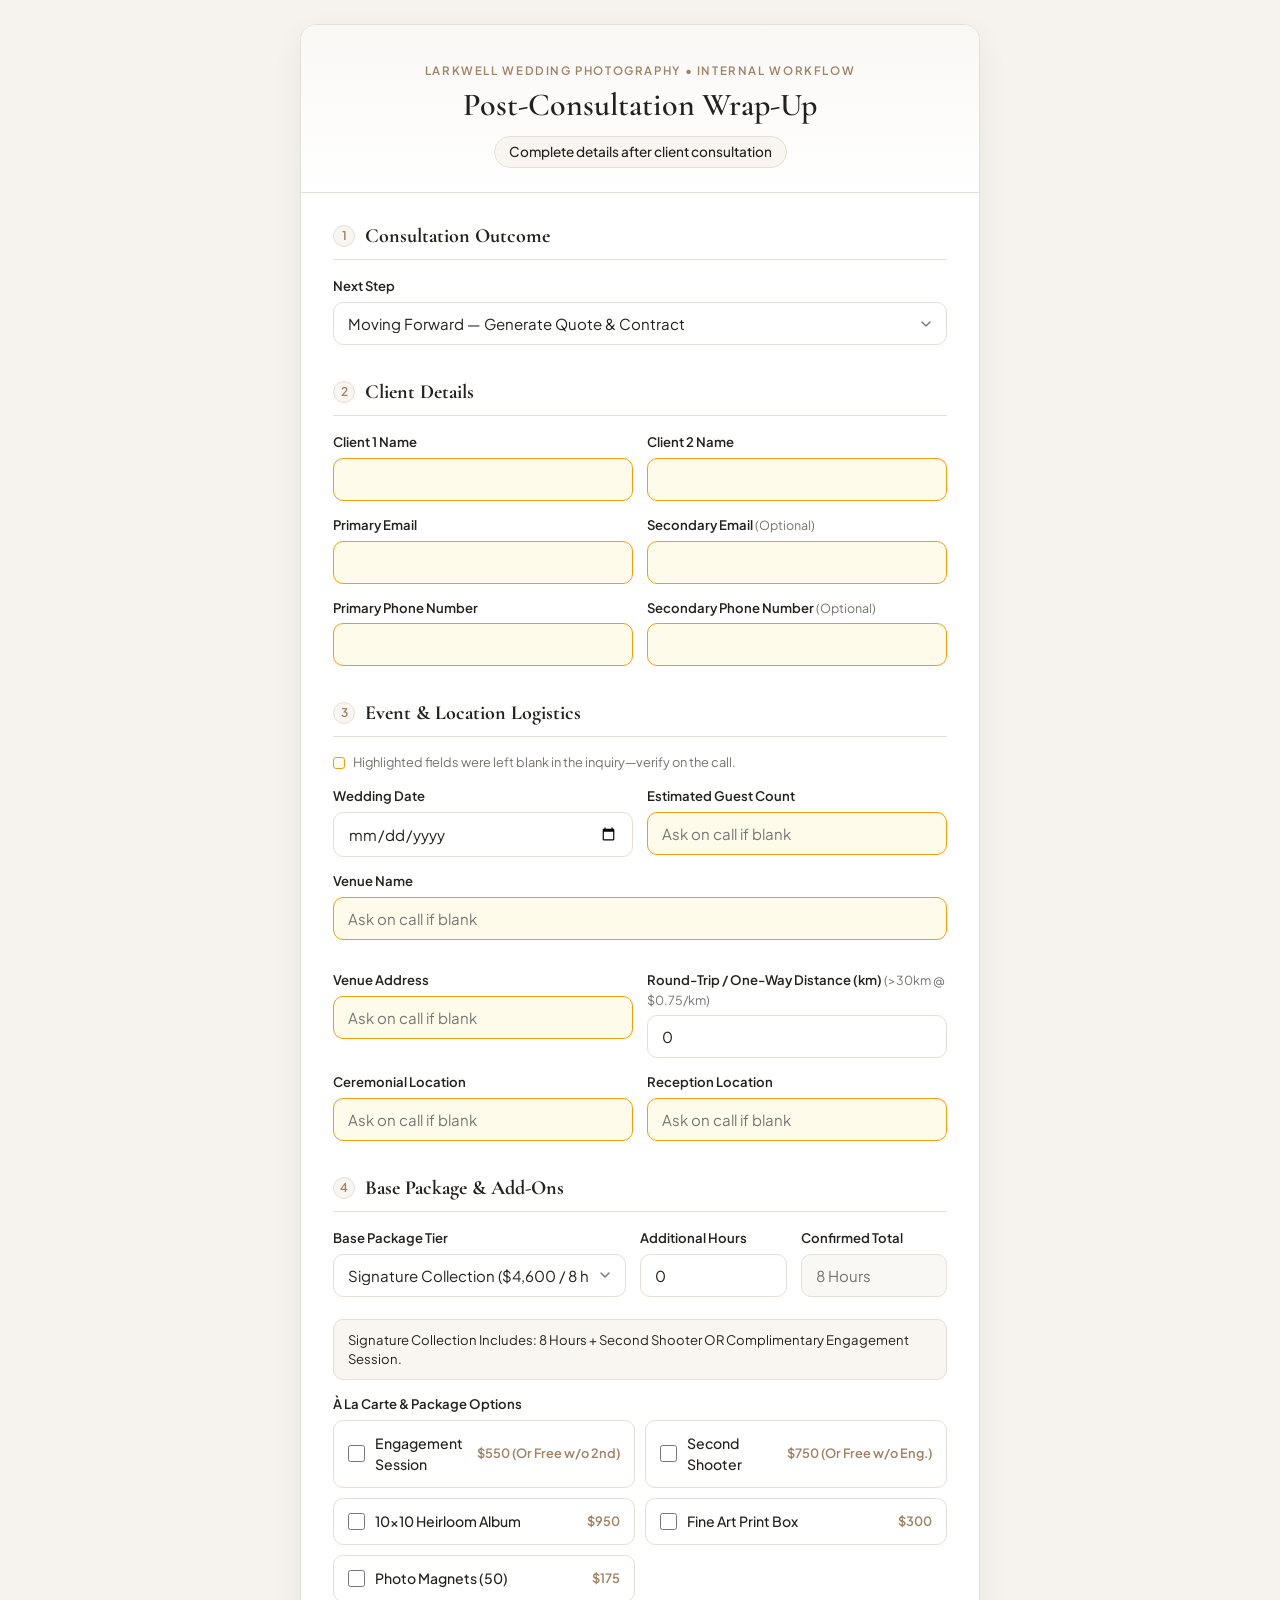
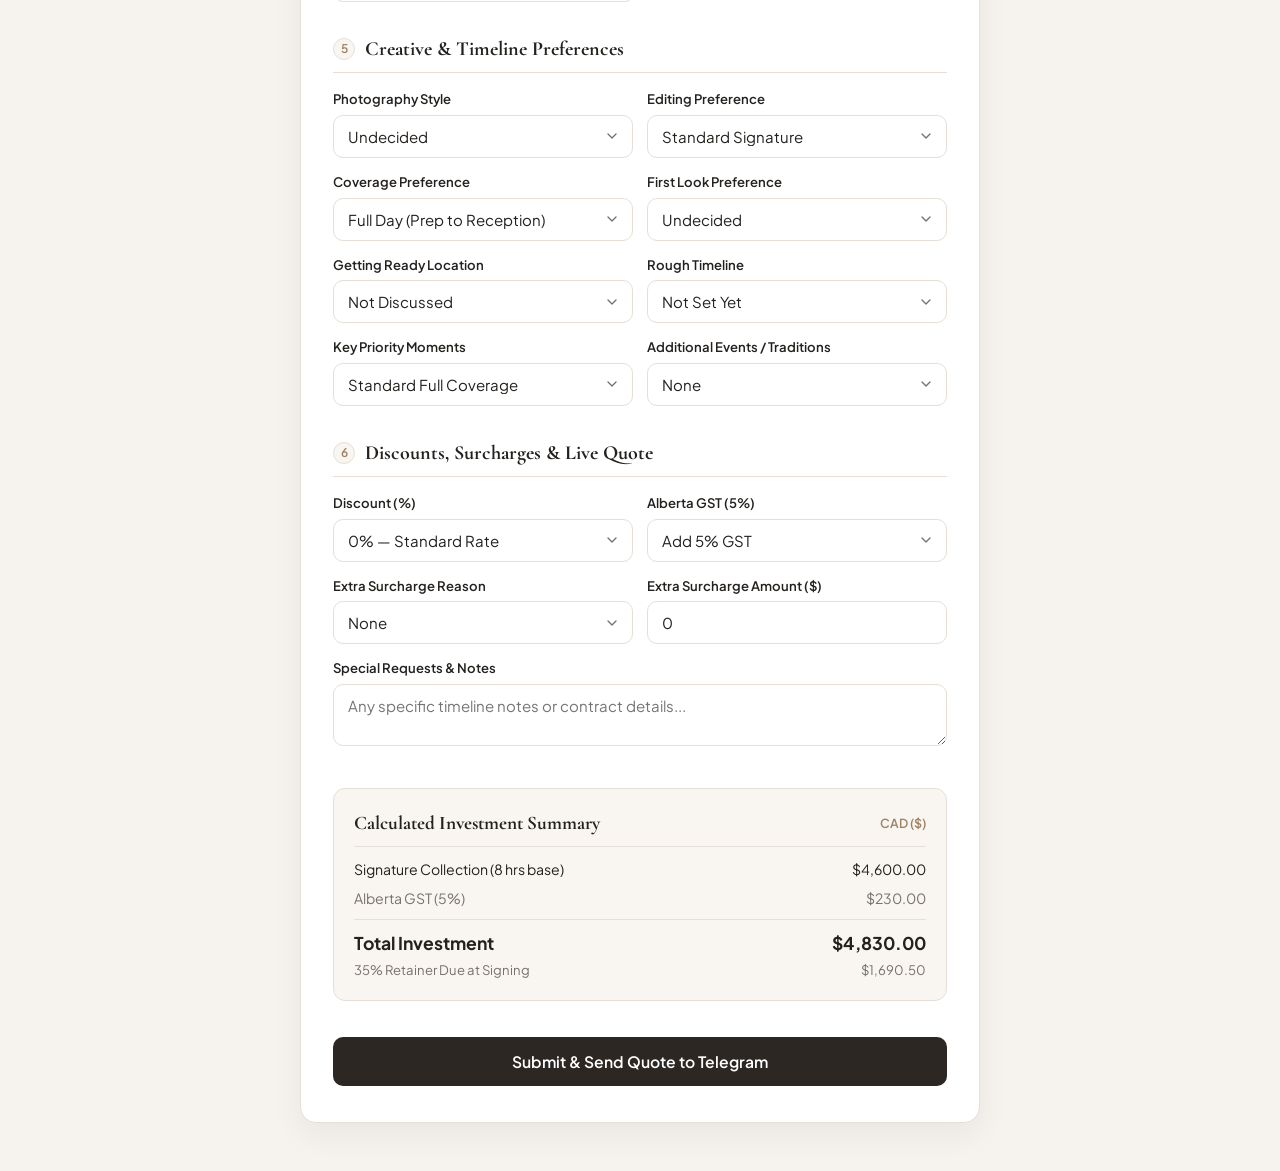
<file: post-consult.html>
<!DOCTYPE html>
<html lang="en">
<head>
  <meta charset="UTF-8" />
  <meta name="viewport" content="width=device-width, initial-scale=1.0" />
  <title>Post-Consultation Wrap-Up | Larkwell Wedding Photography</title>
  <link rel="preconnect" href="https://fonts.googleapis.com">
  <link rel="preconnect" href="https://fonts.gstatic.com" crossorigin>
  <link href="https://fonts.googleapis.com/css2?family=Cormorant+Garamond:ital,wght@0,600;0,700;1,600&family=Plus+Jakarta+Sans:wght@400;500;600;700&display=swap" rel="stylesheet">
  <style>
    :root {
      --bg: #f6f3ee;
      --card: #ffffff;
      --text: #23201d;
      --muted: #78716c;
      --border: #e5dfd7;
      --border-focus: #8c735b;
      --primary: #2c2723;
      --primary-hover: #443d37;
      --accent: #9f8164;
      --accent-soft: #f9f6f2;
      --missing-bg: #fffbeb;
      --missing-border: #f59e0b;
      --radius: 10px;
    }

    * { box-sizing: border-box; margin: 0; padding: 0; }

    body {
      background-color: var(--bg);
      color: var(--text);
      font-family: 'Plus Jakarta Sans', -apple-system, BlinkMacSystemFont, sans-serif;
      line-height: 1.5;
      padding: 24px 16px 48px;
      -webkit-font-smoothing: antialiased;
    }

    .container {
      max-width: 680px;
      margin: 0 auto;
      background: var(--card);
      border-radius: 16px;
      box-shadow: 0 12px 32px rgba(35, 32, 29, 0.06);
      border: 1px solid var(--border);
      overflow: hidden;
    }

    .header {
      background: linear-gradient(180deg, #faf8f5 0%, #ffffff 100%);
      padding: 32px 32px 24px;
      border-bottom: 1px solid var(--border);
      text-align: center;
    }

    .studio-tag {
      display: inline-block;
      font-size: 0.72rem;
      font-weight: 600;
      letter-spacing: 0.14em;
      text-transform: uppercase;
      color: var(--accent);
      margin-bottom: 8px;
    }

    h1 {
      font-family: 'Cormorant Garamond', Georgia, serif;
      font-size: 2rem;
      font-weight: 600;
      color: var(--text);
      line-height: 1.15;
      margin-bottom: 8px;
    }

    .client-badge {
      display: inline-flex;
      align-items: center;
      gap: 6px;
      background: var(--accent-soft);
      border: 1px solid var(--border);
      color: var(--text);
      font-size: 0.85rem;
      font-weight: 500;
      padding: 5px 14px;
      border-radius: 999px;
      margin-top: 4px;
    }

    form { padding: 28px 32px 36px; }
    .section { margin-bottom: 32px; }

    .section-header {
      display: flex;
      align-items: center;
      gap: 10px;
      margin-bottom: 16px;
      padding-bottom: 8px;
      border-bottom: 1px solid var(--border);
    }

    .section-num {
      display: inline-flex;
      align-items: center;
      justify-content: center;
      width: 22px;
      height: 22px;
      border-radius: 50%;
      background: var(--accent-soft);
      border: 1px solid var(--border);
      color: var(--accent);
      font-size: 0.75rem;
      font-weight: 600;
    }

    .section-title {
      font-family: 'Cormorant Garamond', Georgia, serif;
      font-size: 1.25rem;
      font-weight: 700;
      color: var(--text);
    }

    .grid-2 { display: grid; grid-template-columns: 1fr 1fr; gap: 14px; }
    .grid-3 { display: grid; grid-template-columns: 2fr 1fr 1fr; gap: 14px; }
    .field { margin-bottom: 16px; }
    .grid-2 .field, .grid-3 .field { margin-bottom: 0; }
    .grid-stack { display: flex; flex-direction: column; gap: 14px; }

    label {
      display: block;
      font-size: 0.82rem;
      font-weight: 600;
      color: var(--text);
      margin-bottom: 6px;
    }

    .label-hint { font-weight: 400; color: var(--muted); font-size: 0.78rem; }

    input[type="text"],
    input[type="email"],
    input[type="tel"],
    input[type="date"],
    input[type="number"],
    select,
    textarea {
      width: 100%;
      padding: 11px 14px;
      border: 1px solid var(--border);
      border-radius: var(--radius);
      font-family: inherit;
      font-size: 0.94rem;
      color: var(--text);
      background-color: #ffffff;
      transition: border-color 0.18s ease, box-shadow 0.18s ease;
    }

    input[readonly] {
      background-color: #faf8f5;
      color: var(--muted);
      cursor: not-allowed;
    }

    select {
      appearance: none;
      background-image: url("data:image/svg+xml,%3Csvg xmlns='http://www.w3.org/2000/svg' width='16' height='16' viewBox='0 0 24 24' fill='none' stroke='%2378716c' stroke-width='2' stroke-linecap='round' stroke-linejoin='round'%3E%3Cpolyline points='6 9 12 15 18 9'%3E%3C/polyline%3E%3C/svg%3E");
      background-repeat: no-repeat;
      background-position: right 12px center;
      padding-right: 36px;
    }

    input:focus, select:focus, textarea:focus {
      outline: none;
      border-color: var(--border-focus);
      box-shadow: 0 0 0 3px rgba(159, 129, 100, 0.14);
    }

    input.missing-highlight {
      background-color: var(--missing-bg);
      border-color: var(--missing-border);
    }

    .package-note {
      background: var(--accent-soft);
      border: 1px solid var(--border);
      border-radius: var(--radius);
      padding: 10px 14px;
      font-size: 0.82rem;
      color: var(--text);
      margin-top: 8px;
    }

    /* Interactive Add-on Cards */
    .addon-grid { display: grid; grid-template-columns: 1fr 1fr; gap: 10px; }

    .addon-card {
      position: relative;
      display: flex;
      align-items: center;
      justify-content: space-between;
      gap: 10px;
      padding: 12px 14px;
      border: 1px solid var(--border);
      border-radius: var(--radius);
      background: #ffffff;
      cursor: pointer;
      user-select: none;
      transition: all 0.16s ease;
      margin-bottom: 0;
    }

    .addon-card:hover { border-color: var(--accent); background: var(--accent-soft); }
    .addon-left { display: flex; align-items: center; gap: 10px; }
    .addon-card input[type="checkbox"] { accent-color: var(--primary); width: 17px; height: 17px; cursor: pointer; flex-shrink: 0; }
    .addon-card:has(input:checked) { background: var(--accent-soft); border-color: var(--accent); box-shadow: inset 0 0 0 1px var(--accent); }
    .addon-label { font-size: 0.88rem; font-weight: 500; color: var(--text); }
    .addon-price { font-size: 0.8rem; font-weight: 600; color: var(--accent); white-space: nowrap; }

    /* Included / Locked State */
    .addon-card.locked-included {
      background: #faf8f5;
      border-color: #d1c7bc;
      cursor: default;
    }
    .addon-card.locked-included input[type="checkbox"] { display: none; }
    .addon-price.included-badge {
      background: var(--accent-soft);
      border: 1px solid var(--border);
      color: var(--accent);
      font-size: 0.72rem;
      padding: 2px 8px;
      border-radius: 999px;
      font-weight: 600;
    }

    /* Live Quote Summary Card */
    .quote-box {
      background: var(--accent-soft);
      border: 1px solid var(--border);
      border-radius: 12px;
      padding: 20px;
      margin-top: 20px;
    }

    .quote-title {
      font-family: 'Cormorant Garamond', Georgia, serif;
      font-size: 1.2rem;
      font-weight: 700;
      margin-bottom: 12px;
      padding-bottom: 8px;
      border-bottom: 1px solid var(--border);
      display: flex;
      justify-content: space-between;
      align-items: center;
    }

    .quote-lines { display: flex; flex-direction: column; gap: 8px; font-size: 0.88rem; }
    .quote-line { display: flex; justify-content: space-between; color: var(--text); }
    .quote-line.muted { color: var(--muted); }
    .quote-line.discount { color: #047857; font-weight: 500; }

    .quote-divider { height: 1px; background: var(--border); margin: 10px 0; }

    .quote-total {
      display: flex;
      justify-content: space-between;
      align-items: baseline;
      font-weight: 700;
      font-size: 1.1rem;
      color: var(--text);
    }

    .quote-retainer {
      display: flex;
      justify-content: space-between;
      font-size: 0.82rem;
      color: var(--muted);
      margin-top: 4px;
    }

    .legend { display: flex; align-items: center; gap: 8px; font-size: 0.8rem; color: var(--muted); margin-bottom: 14px; }
    .legend-dot { width: 12px; height: 12px; border-radius: 3px; background: var(--missing-bg); border: 1px solid var(--missing-border); display: inline-block; }

    button[type="submit"] {
      width: 100%;
      padding: 15px 20px;
      background: var(--primary);
      color: #ffffff;
      border: none;
      border-radius: var(--radius);
      font-family: inherit;
      font-size: 0.98rem;
      font-weight: 600;
      cursor: pointer;
      transition: background-color 0.18s ease;
      margin-top: 12px;
    }

    button[type="submit"]:hover { background: var(--primary-hover); }
    button[type="submit"]:disabled { background: var(--muted); cursor: not-allowed; }

    .status { margin-top: 18px; padding: 14px 16px; border-radius: var(--radius); display: none; font-size: 0.9rem; font-weight: 500; text-align: center; }
    .status.success { display: block; background: #ecfdf5; border: 1px solid #a7f3d0; color: #065f46; }
    .status.error { display: block; background: #fef2f2; border: 1px solid #fecaca; color: #991b1b; }

    @media (max-width: 560px) {
      .header { padding: 24px 20px 20px; }
      form { padding: 22px 20px 28px; }
      .grid-2, .grid-3, .addon-grid { grid-template-columns: 1fr; }
    }
  </style>
</head>
<body>

<div class="container">
  <div class="header">
    <div class="studio-tag">Larkwell Wedding Photography • Internal Workflow</div>
    <h1>Post-Consultation Wrap-Up</h1>
    <div class="client-badge" id="headerSubtitle">Loading client details...</div>
  </div>

  <form id="consultForm">
    <!-- Hidden System Fields -->
    <input type="hidden" id="record_id" name="record_id" />
    <input type="hidden" id="telegram_topic_id" name="telegram_topic_id" />

    <!-- Section 1 -->
    <div class="section">
      <div class="section-header">
        <span class="section-num">1</span>
        <span class="section-title">Consultation Outcome</span>
      </div>
      <div class="field">
        <label for="outcome">Next Step</label>
        <select id="outcome" name="outcome" required>
          <option value="ready_for_proposal">Moving Forward — Generate Quote &amp; Contract</option>
          <option value="follow_up_needed">Needs More Time — Send Follow-Up Later</option>
          <option value="not_moving_forward">Not Moving Forward — Archive Lead</option>
        </select>
      </div>
    </div>

    <!-- Section 2 -->
    <div class="section">
      <div class="section-header">
        <span class="section-num">2</span>
        <span class="section-title">Client Details</span>
      </div>
      <div class="grid-stack">
        <div class="grid-2">
          <div class="field">
            <label for="client_1_name">Client 1 Name</label>
            <input type="text" id="client_1_name" name="client_1_name" required />
          </div>
          <div class="field">
            <label for="client_2_name">Client 2 Name</label>
            <input type="text" id="client_2_name" name="client_2_name" />
          </div>
        </div>
        <div class="grid-2">
          <div class="field">
            <label for="client_email">Primary Email</label>
            <input type="email" id="client_email" name="client_email" required />
          </div>
          <div class="field">
            <label for="secondary_email">Secondary Email <span class="label-hint">(Optional)</span></label>
            <input type="email" id="secondary_email" name="secondary_email" />
          </div>
        </div>
        <div class="grid-2">
          <div class="field">
            <label for="client_phone">Primary Phone Number</label>
            <input type="tel" id="client_phone" name="client_phone" />
          </div>
          <div class="field">
            <label for="secondary_phone">Secondary Phone Number <span class="label-hint">(Optional)</span></label>
            <input type="tel" id="secondary_phone" name="secondary_phone" />
          </div>
        </div>
      </div>
    </div>

    <!-- Section 3 -->
    <div class="section">
      <div class="section-header">
        <span class="section-num">3</span>
        <span class="section-title">Event &amp; Location Logistics</span>
      </div>
      <div class="legend">
        <span class="legend-dot"></span>
        <span>Highlighted fields were left blank in the inquiry—verify on the call.</span>
      </div>
      <div class="grid-stack">
        <div class="grid-2">
          <div class="field">
            <label for="wedding_date">Wedding Date</label>
            <input type="date" id="wedding_date" name="wedding_date" required />
          </div>
          <div class="field">
            <label for="guest_count">Estimated Guest Count</label>
            <input type="number" id="guest_count" name="guest_count" min="1" placeholder="Ask on call if blank" />
          </div>
        </div>
        <div class="field">
          <label for="venue_name">Venue Name</label>
          <input type="text" id="venue_name" name="venue_name" placeholder="Ask on call if blank" />
        </div>
        <div class="grid-2">
          <div class="field">
            <label for="venue_address">Venue Address</label>
            <input type="text" id="venue_address" name="venue_address" placeholder="Ask on call if blank" />
          </div>
          <div class="field">
            <label for="distance_km">Round-Trip / One-Way Distance (km) <span class="label-hint">(&gt;30km @ $0.75/km)</span></label>
            <input type="number" id="distance_km" name="distance_km" min="0" step="1" value="0" />
          </div>
        </div>
        <div class="grid-2">
          <div class="field">
            <label for="ceremony_location">Ceremonial Location</label>
            <input type="text" id="ceremony_location" name="ceremony_location" placeholder="Ask on call if blank" />
          </div>
          <div class="field">
            <label for="reception_location">Reception Location</label>
            <input type="text" id="reception_location" name="reception_location" placeholder="Ask on call if blank" />
          </div>
        </div>
      </div>
    </div>

    <!-- Section 4: Base Package & Add-Ons -->
    <div class="section">
      <div class="section-header">
        <span class="section-num">4</span>
        <span class="section-title">Base Package &amp; Add-Ons</span>
      </div>

      <div class="grid-stack">
        <div class="grid-3">
          <div class="field">
            <label for="base_package">Base Package Tier</label>
            <select id="base_package" name="base_package">
              <option value="essential">Essential Elopement ($2,400 / 4 hrs)</option>
              <option value="classic">Classic Coverage ($3,500 / 6 hrs)</option>
              <option value="signature" selected>Signature Collection ($4,600 / 8 hrs)</option>
              <option value="heirloom">Heirloom Luxury ($5,800 / 10 hrs)</option>
            </select>
          </div>
          <div class="field">
            <label for="extra_hours">Additional Hours</label>
            <input type="number" id="extra_hours" name="extra_hours" min="0" max="10" step="1" value="0" />
          </div>
          <div class="field">
            <label for="total_hours_display">Confirmed Total</label>
            <input type="text" id="total_hours_display" readonly value="8 Hours" />
          </div>
        </div>

        <div class="package-note" id="packageInclusionsNote">
          <strong>Signature Collection Includes:</strong> 8 Hours + Second Shooter <em>OR</em> Complimentary Engagement Session.
        </div>

        <div class="field" style="margin-bottom: 0;">
          <label>À La Carte &amp; Package Options</label>
          <div class="addon-grid">
            <label class="addon-card" id="card_engagement">
              <div class="addon-left">
                <input type="checkbox" id="engagement_session" name="engagement_session" />
                <span class="addon-label">Engagement Session</span>
              </div>
              <span class="addon-price" id="price_engagement">$550</span>
            </label>

            <label class="addon-card" id="card_second">
              <div class="addon-left">
                <input type="checkbox" id="second_photographer" name="second_photographer" />
                <span class="addon-label">Second Shooter</span>
              </div>
              <span class="addon-price" id="price_second">$750</span>
            </label>

            <label class="addon-card" id="card_album">
              <div class="addon-left">
                <input type="checkbox" id="album_interest" name="album_interest" />
                <span class="addon-label">10x10 Heirloom Album</span>
              </div>
              <span class="addon-price" id="price_album">$950</span>
            </label>

            <label class="addon-card">
              <div class="addon-left">
                <input type="checkbox" id="print_interest" name="print_interest" />
                <span class="addon-label">Fine Art Print Box</span>
              </div>
              <span class="addon-price">$300</span>
            </label>

            <label class="addon-card">
              <div class="addon-left">
                <input type="checkbox" id="photo_magnets" name="photo_magnets" />
                <span class="addon-label">Photo Magnets (50)</span>
              </div>
              <span class="addon-price">$175</span>
            </label>
          </div>
        </div>
      </div>
    </div>

    <!-- Section 5 -->
    <div class="section">
      <div class="section-header">
        <span class="section-num">5</span>
        <span class="section-title">Creative &amp; Timeline Preferences</span>
      </div>
      <div class="grid-stack">
        <div class="grid-2">
          <div class="field">
            <label for="photography_style">Photography Style</label>
            <select id="photography_style" name="photography_style">
              <option value="Undecided">Undecided</option>
              <option value="Candid / Documentary">Candid / Documentary</option>
              <option value="Editorial / Modern">Editorial / Modern</option>
              <option value="Classic / Traditional">Classic / Traditional</option>
              <option value="Editorial & Candid Mix">Editorial &amp; Candid Mix</option>
            </select>
          </div>
          <div class="field">
            <label for="editing_preference">Editing Preference</label>
            <select id="editing_preference" name="editing_preference">
              <option value="Standard Signature">Standard Signature</option>
              <option value="True to Color">True to Color</option>
              <option value="Light & Airy">Light &amp; Airy</option>
              <option value="Warm & Moody">Warm &amp; Moody</option>
            </select>
          </div>
        </div>

        <div class="grid-2">
          <div class="field">
            <label for="coverage_preference">Coverage Preference</label>
            <select id="coverage_preference" name="coverage_preference">
              <option value="Full Day (Prep to Reception)">Full Day (Prep to Reception)</option>
              <option value="Ceremony & Reception Only">Ceremony &amp; Reception Only</option>
              <option value="Ceremony & Portraits Only">Ceremony &amp; Portraits Only</option>
              <option value="Elopement / Intimate">Elopement / Intimate</option>
            </select>
          </div>
          <div class="field">
            <label for="first_look_preference">First Look Preference</label>
            <select id="first_look_preference" name="first_look_preference">
              <option value="Undecided">Undecided</option>
              <option value="Yes - Doing a First Look">Yes — Doing a First Look</option>
              <option value="No - Waiting for Ceremony">No — Waiting for Ceremony</option>
              <option value="First Touch Only">First Touch Only</option>
            </select>
          </div>
        </div>

        <div class="grid-2">
          <div class="field">
            <label for="getting_ready_details">Getting Ready Location</label>
            <select id="getting_ready_details" name="getting_ready_details">
              <option value="Not Discussed">Not Discussed</option>
              <option value="At Venue">At Venue</option>
              <option value="Hotel / Airbnb">Hotel / Airbnb</option>
              <option value="Private Residence">Private Residence</option>
              <option value="Not Needed">Not Needed</option>
            </select>
          </div>
          <div class="field">
            <label for="wedding_timeline">Rough Timeline</label>
            <select id="wedding_timeline" name="wedding_timeline">
              <option value="Not Set Yet">Not Set Yet</option>
              <option value="Morning / Brunch Wedding">Morning / Brunch Wedding</option>
              <option value="Afternoon Ceremony & Evening Reception">Afternoon Ceremony &amp; Evening Reception</option>
              <option value="Sunset / Evening Ceremony">Sunset / Evening Ceremony</option>
            </select>
          </div>
        </div>

        <div class="grid-2">
          <div class="field">
            <label for="important_moments">Key Priority Moments</label>
            <select id="important_moments" name="important_moments">
              <option value="Standard Full Coverage">Standard Full Coverage</option>
              <option value="Couple Portraits & Golden Hour">Couple Portraits &amp; Golden Hour</option>
              <option value="Large Family & Group Formals">Large Family &amp; Group Formals</option>
              <option value="Candid Guest & Reception Party">Candid Guest &amp; Reception Party</option>
            </select>
          </div>
          <div class="field">
            <label for="additional_events_traditions">Additional Events / Traditions</label>
            <select id="additional_events_traditions" name="additional_events_traditions">
              <option value="None">None</option>
              <option value="Rehearsal Dinner">Rehearsal Dinner</option>
              <option value="Cultural / Religious Ceremony Traditions">Cultural / Religious Traditions</option>
              <option value="Multi-Day Celebration">Multi-Day Celebration</option>
              <option value="Sparkler / Grand Exit">Sparkler / Grand Exit</option>
            </select>
          </div>
        </div>
      </div>
    </div>

    <!-- Section 6: Discounts, Surcharges & Live Quote Summary -->
    <div class="section" style="margin-bottom: 24px;">
      <div class="section-header">
        <span class="section-num">6</span>
        <span class="section-title">Discounts, Surcharges &amp; Live Quote</span>
      </div>
      <div class="grid-stack">
        <div class="grid-2">
          <div class="field">
            <label for="discount_percent">Discount (%)</label>
            <select id="discount_percent" name="discount_percent">
              <option value="0" selected>0% — Standard Rate</option>
              <option value="5">5% Off</option>
              <option value="10">10% Off</option>
              <option value="15">15% Off</option>
              <option value="20">20% Off</option>
            </select>
          </div>
          <div class="field">
            <label for="include_gst">Alberta GST (5%)</label>
            <select id="include_gst" name="include_gst">
              <option value="yes" selected>Add 5% GST</option>
              <option value="no">No Tax (0%)</option>
            </select>
          </div>
        </div>

        <div class="grid-2">
          <div class="field">
            <label for="extra_fee_reason">Extra Surcharge Reason</label>
            <select id="extra_fee_reason" name="extra_fee_reason">
              <option value="None" selected>None</option>
              <option value="Holiday Weekend Surcharge">Holiday Weekend Surcharge</option>
              <option value="Overnight Hotel / Travel Per Diem">Overnight Hotel / Travel Per Diem</option>
              <option value="Multi-Day Event Coverage">Multi-Day Event Coverage</option>
              <option value="Split-Day / Idle Gap Fee">Split-Day / Idle Gap Fee</option>
            </select>
          </div>
          <div class="field">
            <label for="extra_fee_amount">Extra Surcharge Amount ($)</label>
            <input type="number" id="extra_fee_amount" name="extra_fee_amount" value="0" min="0" step="1" />
          </div>
        </div>

        <div class="field">
          <label for="special_requests">Special Requests &amp; Notes</label>
          <textarea id="special_requests" name="special_requests" rows="2" placeholder="Any specific timeline notes or contract details..."></textarea>
        </div>
      </div>

      <!-- Live Itemized Quote Preview -->
      <div class="quote-box">
        <div class="quote-title">
          <span>Calculated Investment Summary</span>
          <span style="font-family: 'Plus Jakarta Sans', sans-serif; font-size: 0.78rem; font-weight: 600; color: var(--accent);">CAD ($)</span>
        </div>
        <div class="quote-lines" id="quoteLines"></div>
        <div class="quote-divider"></div>
        <div class="quote-total">
          <span>Total Investment</span>
          <span id="displayTotal">$0.00</span>
        </div>
        <div class="quote-retainer">
          <span>35% Retainer Due at Signing</span>
          <span id="displayRetainer">$0.00</span>
        </div>
      </div>
    </div>

    <button type="submit" id="submitBtn">Submit &amp; Send Quote to Telegram</button>
  </form>

  <div id="statusMessage" class="status"></div>
</div>

<script>
  const DEFAULT_WEBHOOK_URL = "https://hook.us2.make.com/YOUR_SCENARIO_2_WEBHOOK";

  const PACKAGES = {
    essential: {
      name: "Essential Elopement / Petite",
      price: 2400,
      baseHours: 4,
      note: "Essential Elopement Includes: 4 Continuous Hours, Lead Photographer, Edited Gallery."
    },
    classic: {
      name: "Classic Coverage",
      price: 3500,
      baseHours: 6,
      note: "Classic Coverage Includes: 6 Continuous Hours, Lead Photographer, Edited Gallery."
    },
    signature: {
      name: "Signature Collection",
      price: 4600,
      baseHours: 8,
      note: "Signature Collection Includes: 8 Hours + Second Shooter OR Complimentary Engagement Session."
    },
    heirloom: {
      name: "Heirloom Luxury Collection",
      price: 5800,
      baseHours: 10,
      note: "Heirloom Luxury Includes: 10 Hours + Second Shooter + Engagement Session + 10x10 Fine Art Album."
    }
  };

  const RATES = {
    extraHour: 450,
    engagement: 550,
    secondShooter: 750,
    album: 950,
    prints: 300,
    magnets: 175,
    freeRadiusKm: 30,
    perKmRate: 0.75
  };

  function formatMoney(num) {
    return "$" + num.toLocaleString("en-CA", { minimumFractionDigits: 2, maximumFractionDigits: 2 });
  }

  function updateAddonCardStates() {
    const pkgKey = document.getElementById("base_package").value;
    const engCard = document.getElementById("card_engagement");
    const secCard = document.getElementById("card_second");
    const albCard = document.getElementById("card_album");

    const engCheck = document.getElementById("engagement_session");
    const secCheck = document.getElementById("second_photographer");
    const albCheck = document.getElementById("album_interest");

    engCard.classList.remove("locked-included");
    secCard.classList.remove("locked-included");
    albCard.classList.remove("locked-included");

    document.getElementById("price_engagement").className = "addon-price";
    document.getElementById("price_second").className = "addon-price";
    document.getElementById("price_album").className = "addon-price";

    document.getElementById("price_engagement").textContent = "$550";
    document.getElementById("price_second").textContent = "$750";
    document.getElementById("price_album").textContent = "$950";

    engCheck.disabled = false;
    secCheck.disabled = false;
    albCheck.disabled = false;

    if (pkgKey === "signature") {
      if (secCheck.checked) {
        document.getElementById("price_second").textContent = "Included ($0)";
        document.getElementById("price_engagement").textContent = "$550";
      } else if (engCheck.checked) {
        document.getElementById("price_engagement").textContent = "Included ($0)";
        document.getElementById("price_second").textContent = "$750";
      } else {
        document.getElementById("price_engagement").textContent = "$550 (Or Free w/o 2nd)";
        document.getElementById("price_second").textContent = "$750 (Or Free w/o Eng.)";
      }
    } else if (pkgKey === "heirloom") {
      engCard.classList.add("locked-included");
      secCard.classList.add("locked-included");
      albCard.classList.add("locked-included");

      engCheck.checked = true;
      secCheck.checked = true;
      albCheck.checked = true;

      engCheck.disabled = true;
      secCheck.disabled = true;
      albCheck.disabled = true;

      document.getElementById("price_engagement").className = "addon-price included-badge";
      document.getElementById("price_second").className = "addon-price included-badge";
      document.getElementById("price_album").className = "addon-price included-badge";

      document.getElementById("price_engagement").textContent = "Included in Tier";
      document.getElementById("price_second").textContent = "Included in Tier";
      document.getElementById("price_album").textContent = "Included in Tier";
    }
  }

  function calculateQuote() {
    const pkgKey = document.getElementById("base_package").value;
    const pkg = PACKAGES[pkgKey];

    const extraHours = Math.max(0, Number(document.getElementById("extra_hours").value || 0));
    const totalEffectiveHours = pkg.baseHours + extraHours;
    document.getElementById("total_hours_display").value = totalEffectiveHours + (totalEffectiveHours === 1 ? " Hour" : " Hours");

    const extraHoursCost = extraHours * RATES.extraHour;

    document.getElementById("packageInclusionsNote").textContent = pkg.note;
    updateAddonCardStates();

    const hasEngagement = document.getElementById("engagement_session").checked;
    const hasSecond = document.getElementById("second_photographer").checked;
    const hasAlbum = document.getElementById("album_interest").checked;
    const hasPrints = document.getElementById("print_interest").checked;
    const hasMagnets = document.getElementById("photo_magnets").checked;

    let engagementCost = hasEngagement ? RATES.engagement : 0;
    let secondCost = hasSecond ? RATES.secondShooter : 0;
    let albumCost = hasAlbum ? RATES.album : 0;
    const printsCost = hasPrints ? RATES.prints : 0;
    const magnetsCost = hasMagnets ? RATES.magnets : 0;

    if (pkgKey === "signature") {
      if (hasSecond && hasEngagement) {
        secondCost = 0;
        engagementCost = RATES.engagement;
      } else if (hasSecond) {
        secondCost = 0;
      } else if (hasEngagement) {
        engagementCost = 0;
      }
    } else if (pkgKey === "heirloom") {
      secondCost = 0;
      engagementCost = 0;
      albumCost = 0;
    }

    const distanceKm = Math.max(0, Number(document.getElementById("distance_km").value || 0));
    const billableKm = Math.max(0, distanceKm - RATES.freeRadiusKm);
    const travelFee = Number((billableKm * RATES.perKmRate).toFixed(2));

    const extraFeeAmount = Math.max(0, Number(document.getElementById("extra_fee_amount").value || 0));
    const extraFeeReason = document.getElementById("extra_fee_reason").value;

    const subtotalBeforeDiscount =
      pkg.price +
      extraHoursCost +
      engagementCost +
      secondCost +
      albumCost +
      printsCost +
      magnetsCost +
      travelFee +
      extraFeeAmount;

    const discountPercent = Number(document.getElementById("discount_percent").value || 0);
    const discountAmount = Number((subtotalBeforeDiscount * (discountPercent / 100)).toFixed(2));
    const discountedSubtotal = Number((subtotalBeforeDiscount - discountAmount).toFixed(2));

    const includeGst = document.getElementById("include_gst").value === "yes";
    const gstAmount = includeGst ? Number((discountedSubtotal * 0.05).toFixed(2)) : 0;
    const finalTotal = Number((discountedSubtotal + gstAmount).toFixed(2));
    const retainerAmount = Number((finalTotal * 0.35).toFixed(2));

    const lines = [];
    lines.push(`<div class="quote-line"><span>${pkg.name} (${pkg.baseHours} hrs base)</span><span>${formatMoney(pkg.price)}</span></div>`);

    if (extraHours > 0) {
      lines.push(`<div class="quote-line"><span>Additional Hours (${extraHours} hr × $450)</span><span>${formatMoney(extraHoursCost)}</span></div>`);
    }
    if (hasEngagement) {
      lines.push(`<div class="quote-line"><span>Engagement Session</span><span>${engagementCost === 0 ? "Included ($0.00)" : formatMoney(engagementCost)}</span></div>`);
    }
    if (hasSecond) {
      lines.push(`<div class="quote-line"><span>Second Professional Shooter</span><span>${secondCost === 0 ? "Included ($0.00)" : formatMoney(secondCost)}</span></div>`);
    }
    if (hasAlbum) {
      lines.push(`<div class="quote-line"><span>10x10 Handcrafted Heirloom Album</span><span>${albumCost === 0 ? "Included ($0.00)" : formatMoney(albumCost)}</span></div>`);
    }
    if (hasPrints) {
      lines.push(`<div class="quote-line"><span>Archival Fine Art Print Box Set</span><span>${formatMoney(printsCost)}</span></div>`);
    }
    if (hasMagnets) {
      lines.push(`<div class="quote-line"><span>Photo Keepsake Magnets (Set of 50)</span><span>${formatMoney(magnetsCost)}</span></div>`);
    }
    if (travelFee > 0) {
      lines.push(`<div class="quote-line"><span>Travel Fee (${billableKm} billable km × $0.75)</span><span>${formatMoney(travelFee)}</span></div>`);
    }
    if (extraFeeAmount > 0) {
      const label = extraFeeReason !== "None" ? extraFeeReason : "Custom Surcharge";
      lines.push(`<div class="quote-line"><span>${label}</span><span>${formatMoney(extraFeeAmount)}</span></div>`);
    }
    if (discountAmount > 0) {
      lines.push(`<div class="quote-line discount"><span>Discount (${discountPercent}% Off)</span><span>-${formatMoney(discountAmount)}</span></div>`);
    }
    if (includeGst) {
      lines.push(`<div class="quote-line muted"><span>Alberta GST (5%)</span><span>${formatMoney(gstAmount)}</span></div>`);
    }

    document.getElementById("quoteLines").innerHTML = lines.join("");
    document.getElementById("displayTotal").textContent = formatMoney(finalTotal);
    document.getElementById("displayRetainer").textContent = formatMoney(retainerAmount);

    return {
      base_package_name: pkg.name,
      base_package_price: pkg.price,
      base_hours: pkg.baseHours,
      extra_hours: extraHours,
      total_hours: totalEffectiveHours,
      extra_hours_cost: extraHoursCost,
      engagement_cost: engagementCost,
      second_shooter_cost: secondCost,
      album_cost: albumCost,
      prints_cost: printsCost,
      magnets_cost: magnetsCost,
      distance_km: distanceKm,
      travel_fee: travelFee,
      subtotal_before_discount: subtotalBeforeDiscount,
      discount_percent: discountPercent,
      discount_amount: discountAmount,
      discounted_subtotal: discountedSubtotal,
      gst_amount: gstAmount,
      final_total: finalTotal,
      retainer_amount: retainerAmount
    };
  }

  document.addEventListener("DOMContentLoaded", () => {
    const params = new URLSearchParams(window.location.search);

    const fieldIds = [
      "record_id",
      "telegram_topic_id",
      "client_1_name",
      "client_2_name",
      "client_email",
      "secondary_email",
      "client_phone",
      "secondary_phone",
      "wedding_date",
      "guest_count",
      "venue_name",
      "venue_address",
      "distance_km",
      "ceremony_location",
      "reception_location",
      "base_package",
      "extra_hours",
      "photography_style",
      "editing_preference",
      "coverage_preference",
      "first_look_preference",
      "getting_ready_details",
      "wedding_timeline",
      "important_moments",
      "additional_events_traditions",
      "special_requests"
    ];

    fieldIds.forEach((key) => {
      const el = document.getElementById(key);
      if (!el) return;

      const val = params.get(key);
      if (val !== null && val !== "") {
        el.value = val;
      } else if (el.tagName === "INPUT" && (el.type === "text" || el.type === "tel" || el.type === "email" || el.id === "guest_count")) {
        el.classList.add("missing-highlight");
      }

      el.addEventListener("input", () => {
        if (el.value.trim() !== "") {
          el.classList.remove("missing-highlight");
        }
      });
    });

    if (!params.get("base_package") && params.get("coverage_hours")) {
      const hrs = Number(params.get("coverage_hours"));
      const pkgSelect = document.getElementById("base_package");
      if (hrs <= 4) pkgSelect.value = "essential";
      else if (hrs <= 6) pkgSelect.value = "classic";
      else if (hrs <= 8) pkgSelect.value = "signature";
      else pkgSelect.value = "heirloom";
    }

    const addonFields = [
      "engagement_session",
      "second_photographer",
      "album_interest",
      "print_interest",
      "photo_magnets"
    ];

    addonFields.forEach((key) => {
      const val = (params.get(key) || "").toLowerCase().trim();
      if (val === "yes" || val === "true" || val === "1") {
        document.getElementById(key).checked = true;
      }
    });

    const c1 = params.get("client_1_name");
    const c2 = params.get("client_2_name");
    const coupleDisplay = [c1, c2].filter(Boolean).join(" & ");
    document.getElementById("headerSubtitle").textContent = coupleDisplay
      ? `Client: ${coupleDisplay}`
      : "Complete details after client consultation";

    const calcTriggers = [
      "base_package",
      "extra_hours",
      "distance_km",
      "engagement_session",
      "second_photographer",
      "album_interest",
      "print_interest",
      "photo_magnets",
      "discount_percent",
      "include_gst",
      "extra_fee_reason",
      "extra_fee_amount"
    ];

    calcTriggers.forEach((id) => {
      document.getElementById(id).addEventListener("change", calculateQuote);
      document.getElementById(id).addEventListener("input", calculateQuote);
    });

    calculateQuote();
  });

  document.getElementById("consultForm").addEventListener("submit", async (e) => {
    e.preventDefault();
    const btn = document.getElementById("submitBtn");
    const status = document.getElementById("statusMessage");
    btn.disabled = true;
    btn.textContent = "Sending to Make.com...";
    status.className = "status";

    const params = new URLSearchParams(window.location.search);
    const webhookUrl = params.get("webhook") || DEFAULT_WEBHOOK_URL;
    const guestCountVal = document.getElementById("guest_count").value;
    const pricing = calculateQuote();

    const payload = {
      record_id: document.getElementById("record_id").value,
      telegram_topic_id: document.getElementById("telegram_topic_id").value,
      outcome: document.getElementById("outcome").value,
      client_1_name: document.getElementById("client_1_name").value,
      client_2_name: document.getElementById("client_2_name").value,
      client_email: document.getElementById("client_email").value,
      secondary_email: document.getElementById("secondary_email").value,
      client_phone: document.getElementById("client_phone").value,
      secondary_phone: document.getElementById("secondary_phone").value,
      wedding_date: document.getElementById("wedding_date").value,
      guest_count: guestCountVal ? Number(guestCountVal) : null,
      venue_name: document.getElementById("venue_name").value,
      venue_address: document.getElementById("venue_address").value,
      ceremony_location: document.getElementById("ceremony_location").value,
      reception_location: document.getElementById("reception_location").value,
      base_package: document.getElementById("base_package").value,
      base_hours: pricing.base_hours,
      extra_hours: pricing.extra_hours,
      coverage_hours: pricing.total_hours,
      engagement_session: document.getElementById("engagement_session").checked ? "Yes" : "No",
      second_photographer: document.getElementById("second_photographer").checked ? "Yes" : "No",
      album_interest: document.getElementById("album_interest").checked ? "Yes" : "No",
      print_interest: document.getElementById("print_interest").checked ? "Yes" : "No",
      photo_magnets: document.getElementById("photo_magnets").checked ? "Yes" : "No",
      photography_style: document.getElementById("photography_style").value,
      editing_preference: document.getElementById("editing_preference").value,
      coverage_preference: document.getElementById("coverage_preference").value,
      first_look_preference: document.getElementById("first_look_preference").value,
      getting_ready_details: document.getElementById("getting_ready_details").value,
      wedding_timeline: document.getElementById("wedding_timeline").value,
      important_moments: document.getElementById("important_moments").value,
      additional_events_traditions: document.getElementById("additional_events_traditions").value,
      extra_fee_reason: document.getElementById("extra_fee_reason").value,
      extra_fee_amount: Number(document.getElementById("extra_fee_amount").value || 0),
      special_requests: document.getElementById("special_requests").value,
      pricing: pricing
    };

    try {
      const response = await fetch(webhookUrl, {
        method: "POST",
        headers: { "Content-Type": "application/json" },
        body: JSON.stringify(payload)
      });

      if (response.ok) {
        status.textContent = "Submitted! Calculated quote sent to Telegram for final approval.";
        status.classList.add("success");
        btn.textContent = "Submitted";
      } else {
        throw new Error(`Server responded with ${response.status}`);
      }
    } catch (err) {
      status.textContent = "Error sending data. Check your webhook URL or internet connection.";
      status.classList.add("error");
      btn.disabled = false;
      btn.textContent = "Retry Submission";
    }
  });
</script>

</body>
</html>
</file>
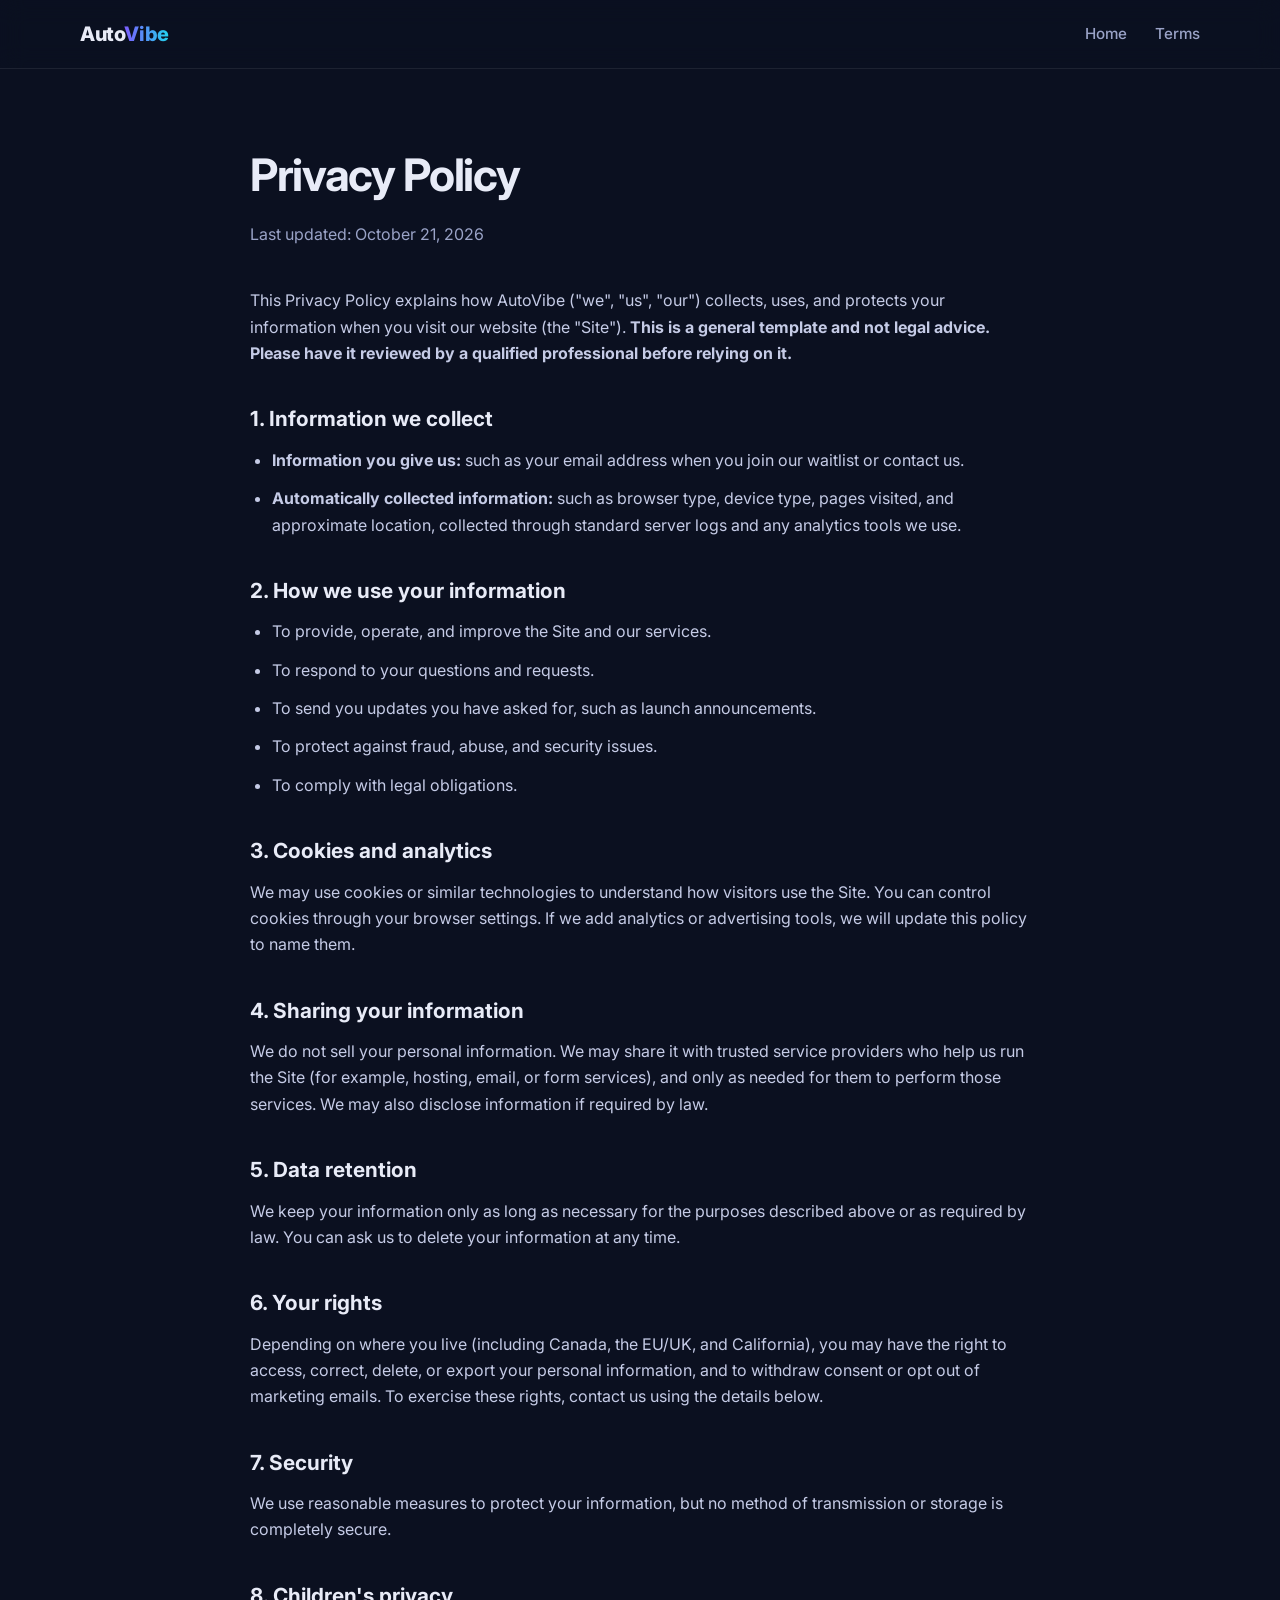
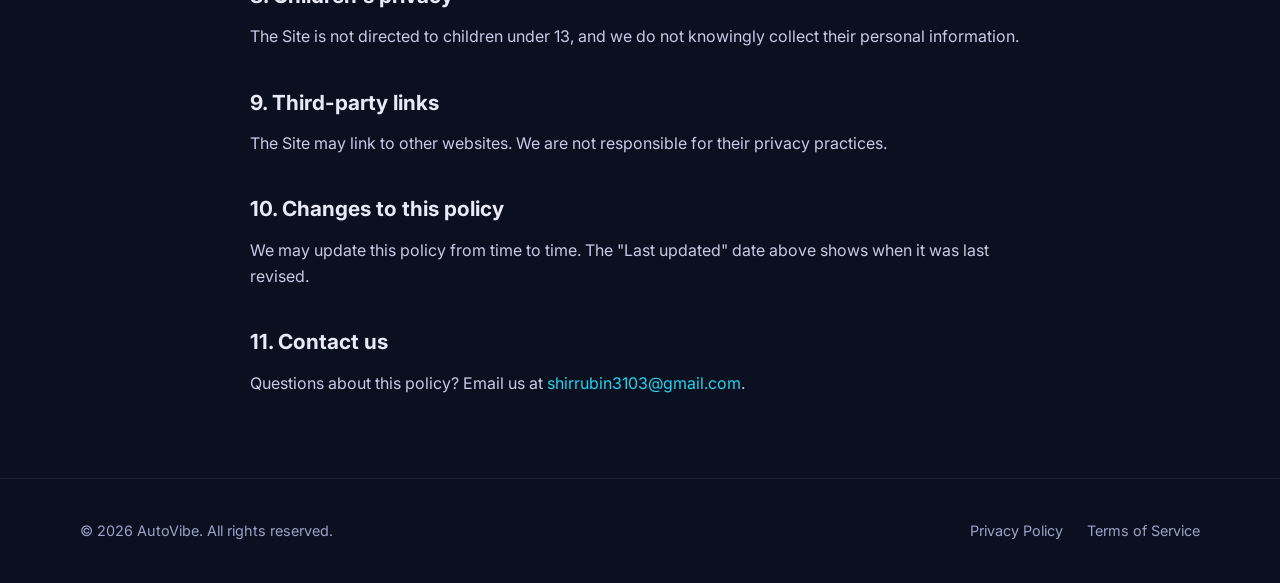
<file: privacy.html>
<!DOCTYPE html>
<html lang="en">
<head>
  <meta charset="UTF-8">
  <meta name="viewport" content="width=device-width, initial-scale=1.0">
  <title>Privacy Policy — AutoVibe</title>
  <link rel="stylesheet" href="style.css">
</head>
<body>

  <header class="nav">
    <div class="container nav-inner">
      <a href="index.html" class="logo">Auto<span>Vibe</span></a>
      <nav class="nav-links">
        <a href="index.html">Home</a>
        <a href="terms.html">Terms</a>
      </nav>
    </div>
  </header>

  <main class="container">
    <article class="legal">
      <h1>Privacy Policy</h1>
      <p class="updated">Last updated: October 21, 2026</p>

      <p>This Privacy Policy explains how AutoVibe ("we", "us", "our") collects, uses, and protects your information when you visit our website (the "Site"). <strong>This is a general template and not legal advice. Please have it reviewed by a qualified professional before relying on it.</strong></p>

      <h2>1. Information we collect</h2>
      <ul>
        <li><strong>Information you give us:</strong> such as your email address when you join our waitlist or contact us.</li>
        <li><strong>Automatically collected information:</strong> such as browser type, device type, pages visited, and approximate location, collected through standard server logs and any analytics tools we use.</li>
      </ul>

      <h2>2. How we use your information</h2>
      <ul>
        <li>To provide, operate, and improve the Site and our services.</li>
        <li>To respond to your questions and requests.</li>
        <li>To send you updates you have asked for, such as launch announcements.</li>
        <li>To protect against fraud, abuse, and security issues.</li>
        <li>To comply with legal obligations.</li>
      </ul>

      <h2>3. Cookies and analytics</h2>
      <p>We may use cookies or similar technologies to understand how visitors use the Site. You can control cookies through your browser settings. If we add analytics or advertising tools, we will update this policy to name them.</p>

      <h2>4. Sharing your information</h2>
      <p>We do not sell your personal information. We may share it with trusted service providers who help us run the Site (for example, hosting, email, or form services), and only as needed for them to perform those services. We may also disclose information if required by law.</p>

      <h2>5. Data retention</h2>
      <p>We keep your information only as long as necessary for the purposes described above or as required by law. You can ask us to delete your information at any time.</p>

      <h2>6. Your rights</h2>
      <p>Depending on where you live (including Canada, the EU/UK, and California), you may have the right to access, correct, delete, or export your personal information, and to withdraw consent or opt out of marketing emails. To exercise these rights, contact us using the details below.</p>

      <h2>7. Security</h2>
      <p>We use reasonable measures to protect your information, but no method of transmission or storage is completely secure.</p>

      <h2>8. Children's privacy</h2>
      <p>The Site is not directed to children under 13, and we do not knowingly collect their personal information.</p>

      <h2>9. Third-party links</h2>
      <p>The Site may link to other websites. We are not responsible for their privacy practices.</p>

      <h2>10. Changes to this policy</h2>
      <p>We may update this policy from time to time. The "Last updated" date above shows when it was last revised.</p>

      <h2>11. Contact us</h2>
      <p>Questions about this policy? Email us at <a href="mailto:shirrubin3103@gmail.com">shirrubin3103@gmail.com</a>.</p>
    </article>
  </main>

  <footer>
    <div class="container footer-inner">
      <div>© <span id="year">2026</span> AutoVibe. All rights reserved.</div>
      <div class="footer-links">
        <a href="privacy.html">Privacy Policy</a>
        <a href="terms.html">Terms of Service</a>
      </div>
    </div>
  </footer>
  <script>document.getElementById('year').textContent = new Date().getFullYear();</script>
</body>
</html>
</file>
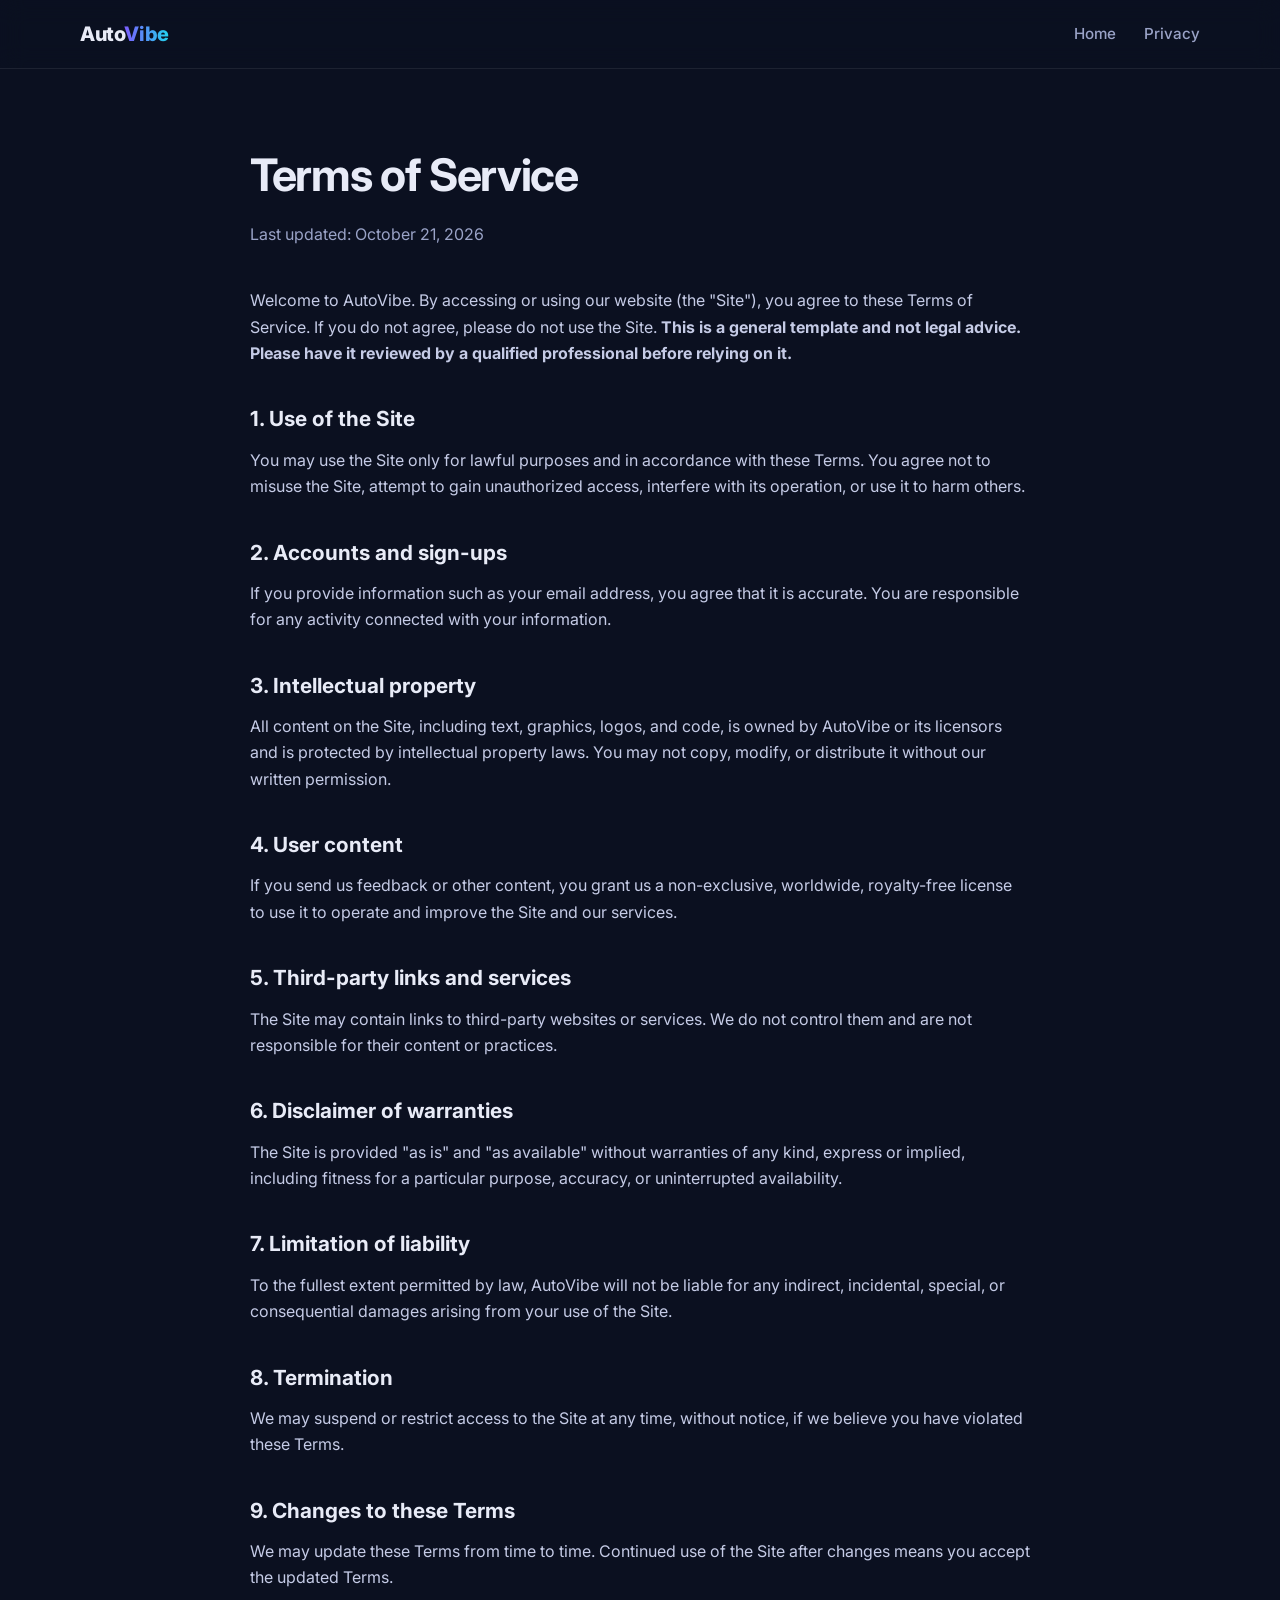
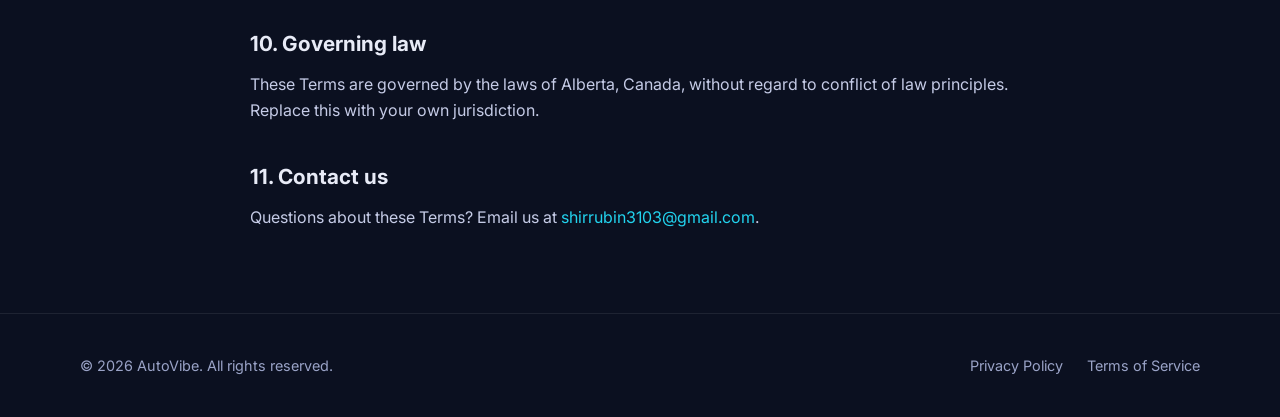
<file: terms.html>
<!DOCTYPE html>
<html lang="en">
<head>
  <meta charset="UTF-8">
  <meta name="viewport" content="width=device-width, initial-scale=1.0">
  <title>Terms of Service — AutoVibe</title>
  <link rel="stylesheet" href="style.css">
</head>
<body>

  <header class="nav">
    <div class="container nav-inner">
      <a href="index.html" class="logo">Auto<span>Vibe</span></a>
      <nav class="nav-links">
        <a href="index.html">Home</a>
        <a href="privacy.html">Privacy</a>
      </nav>
    </div>
  </header>

  <main class="container">
    <article class="legal">
      <h1>Terms of Service</h1>
      <p class="updated">Last updated: October 21, 2026</p>

      <p>Welcome to AutoVibe. By accessing or using our website (the "Site"), you agree to these Terms of Service. If you do not agree, please do not use the Site. <strong>This is a general template and not legal advice. Please have it reviewed by a qualified professional before relying on it.</strong></p>

      <h2>1. Use of the Site</h2>
      <p>You may use the Site only for lawful purposes and in accordance with these Terms. You agree not to misuse the Site, attempt to gain unauthorized access, interfere with its operation, or use it to harm others.</p>

      <h2>2. Accounts and sign-ups</h2>
      <p>If you provide information such as your email address, you agree that it is accurate. You are responsible for any activity connected with your information.</p>

      <h2>3. Intellectual property</h2>
      <p>All content on the Site, including text, graphics, logos, and code, is owned by AutoVibe or its licensors and is protected by intellectual property laws. You may not copy, modify, or distribute it without our written permission.</p>

      <h2>4. User content</h2>
      <p>If you send us feedback or other content, you grant us a non-exclusive, worldwide, royalty-free license to use it to operate and improve the Site and our services.</p>

      <h2>5. Third-party links and services</h2>
      <p>The Site may contain links to third-party websites or services. We do not control them and are not responsible for their content or practices.</p>

      <h2>6. Disclaimer of warranties</h2>
      <p>The Site is provided "as is" and "as available" without warranties of any kind, express or implied, including fitness for a particular purpose, accuracy, or uninterrupted availability.</p>

      <h2>7. Limitation of liability</h2>
      <p>To the fullest extent permitted by law, AutoVibe will not be liable for any indirect, incidental, special, or consequential damages arising from your use of the Site.</p>

      <h2>8. Termination</h2>
      <p>We may suspend or restrict access to the Site at any time, without notice, if we believe you have violated these Terms.</p>

      <h2>9. Changes to these Terms</h2>
      <p>We may update these Terms from time to time. Continued use of the Site after changes means you accept the updated Terms.</p>

      <h2>10. Governing law</h2>
      <p>These Terms are governed by the laws of Alberta, Canada, without regard to conflict of law principles. Replace this with your own jurisdiction.</p>

      <h2>11. Contact us</h2>
      <p>Questions about these Terms? Email us at <a href="mailto:shirrubin3103@gmail.com">shirrubin3103@gmail.com</a>.</p>
    </article>
  </main>

  <footer>
    <div class="container footer-inner">
      <div>© <span id="year">2026</span> AutoVibe. All rights reserved.</div>
      <div class="footer-links">
        <a href="privacy.html">Privacy Policy</a>
        <a href="terms.html">Terms of Service</a>
      </div>
    </div>
  </footer>
  <script>document.getElementById('year').textContent = new Date().getFullYear();</script>
</body>
</html>
</file>
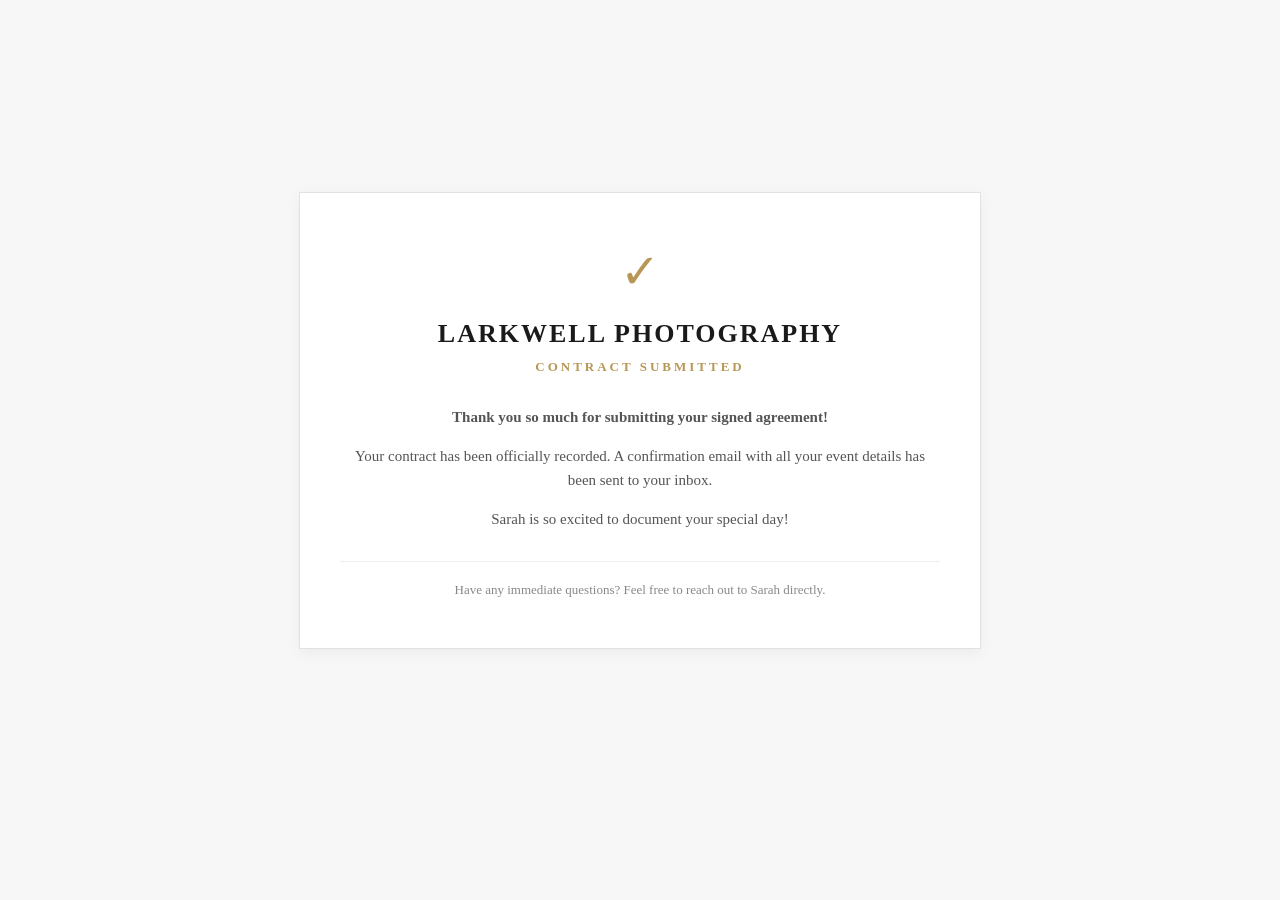
<file: thank-you.html>
<!DOCTYPE html>
<html lang="en">
<head>
  <meta charset="UTF-8">
  <meta name="viewport" content="width=device-width, initial-scale=1.0">
  <title>Thank You - Larkwell Photography</title>
  <style>
    body {
      font-family: 'Georgia', serif;
      background-color: #f7f7f7;
      color: #333;
      margin: 0;
      padding: 60px 20px;
      display: flex;
      justify-content: center;
      align-items: center;
      min-height: 80vh;
    }
    .card {
      max-width: 600px;
      background: #ffffff;
      padding: 50px 40px;
      border: 1px solid #e2e2e2;
      box-shadow: 0 4px 15px rgba(0,0,0,0.05);
      text-align: center;
    }
    .header h1 {
      font-family: 'Cinzel', serif;
      letter-spacing: 2px;
      margin: 0 0 10px 0;
      color: #1a1a1a;
      text-transform: uppercase;
      font-size: 26px;
    }
    .header h2 {
      font-size: 13px;
      letter-spacing: 3px;
      color: #b89756;
      text-transform: uppercase;
      margin-top: 0;
      margin-bottom: 30px;
    }
    .checkmark {
      font-size: 48px;
      color: #b89756;
      margin-bottom: 20px;
    }
    p {
      font-size: 15px;
      line-height: 1.6;
      color: #555;
    }
    .footer-note {
      margin-top: 30px;
      font-size: 13px;
      color: #888;
      border-top: 1px solid #eee;
      padding-top: 20px;
    }
  </style>
</head>
<body>

<div class="card">
  <div class="checkmark">✓</div>
  <div class="header">
    <h1>Larkwell Photography</h1>
    <h2>Contract Submitted</h2>
  </div>
  
  <p><strong>Thank you so much for submitting your signed agreement!</strong></p>
  <p>Your contract has been officially recorded. A confirmation email with all your event details has been sent to your inbox.</p>
  <p>Sarah is so excited to document your special day!</p>

  <div class="footer-note">
    Have any immediate questions? Feel free to reach out to Sarah directly.
  </div>
</div>

</body>
</html>
</file>
<file: style.css>
@import url('https://fonts.googleapis.com/css2?family=Inter:wght@400;500;600;700;800&display=swap');

:root {
  --bg: #0b1020;
  --bg-soft: #121833;
  --card: #161d3d;
  --text: #e8ebf7;
  --muted: #9aa3c7;
  --primary: #7c5cff;
  --primary-2: #22d3ee;
  --border: rgba(255, 255, 255, 0.08);
  --radius: 16px;
}

* { box-sizing: border-box; margin: 0; padding: 0; }
html { scroll-behavior: smooth; }

body {
  font-family: 'Inter', system-ui, -apple-system, 'Segoe UI', sans-serif;
  background: var(--bg);
  color: var(--text);
  line-height: 1.65;
  -webkit-font-smoothing: antialiased;
}

a { color: var(--primary-2); text-decoration: none; }
a:hover { text-decoration: underline; }

.container { width: min(1120px, 92%); margin: 0 auto; }

/* Navigation */
header.nav {
  position: sticky; top: 0; z-index: 50;
  backdrop-filter: blur(12px);
  background: rgba(11, 16, 32, 0.75);
  border-bottom: 1px solid var(--border);
}
.nav-inner { display: flex; align-items: center; justify-content: space-between; height: 68px; }
.logo { font-weight: 800; font-size: 1.25rem; color: var(--text); letter-spacing: -0.02em; }
.logo span { background: linear-gradient(90deg, var(--primary), var(--primary-2)); -webkit-background-clip: text; background-clip: text; color: transparent; }
.nav-links { display: flex; gap: 28px; align-items: center; }
.nav-links a { color: var(--muted); font-weight: 500; font-size: 0.95rem; }
.nav-links a:hover { color: var(--text); text-decoration: none; }

/* Buttons */
.btn {
  display: inline-block; padding: 12px 24px; border-radius: 999px;
  font-weight: 600; font-size: 0.95rem; border: 1px solid transparent;
  transition: transform 0.15s ease, box-shadow 0.15s ease;
  cursor: pointer;
}
.btn:hover { transform: translateY(-2px); text-decoration: none; }
.btn-primary {
  background: linear-gradient(135deg, var(--primary), #5b8cff);
  color: #fff; box-shadow: 0 10px 30px rgba(124, 92, 255, 0.35);
}
.btn-ghost { border-color: var(--border); color: var(--text); background: rgba(255,255,255,0.03); }

/* Hero */
.hero {
  position: relative; overflow: hidden; text-align: center;
  padding: 110px 0 90px;
}
.hero::before {
  content: ''; position: absolute; inset: -20% 0 auto 0; height: 600px; z-index: -1;
  background:
    radial-gradient(600px 300px at 20% 20%, rgba(124, 92, 255, 0.35), transparent 70%),
    radial-gradient(500px 300px at 80% 30%, rgba(34, 211, 238, 0.25), transparent 70%);
}
.badge {
  display: inline-block; padding: 6px 14px; border-radius: 999px;
  background: rgba(124, 92, 255, 0.15); color: #b9a8ff;
  border: 1px solid rgba(124, 92, 255, 0.35);
  font-size: 0.85rem; font-weight: 600; margin-bottom: 24px;
}
.hero h1 {
  font-size: clamp(2.4rem, 6vw, 4.2rem); font-weight: 800;
  letter-spacing: -0.035em; line-height: 1.08; margin-bottom: 20px;
}
.hero h1 .grad { background: linear-gradient(90deg, var(--primary), var(--primary-2)); -webkit-background-clip: text; background-clip: text; color: transparent; }
.hero p { max-width: 620px; margin: 0 auto 36px; color: var(--muted); font-size: 1.15rem; }
.hero-cta { display: flex; gap: 14px; justify-content: center; flex-wrap: wrap; }

/* Sections */
section { padding: 80px 0; }
.section-head { text-align: center; max-width: 640px; margin: 0 auto 56px; }
.section-head h2 { font-size: clamp(1.8rem, 4vw, 2.5rem); letter-spacing: -0.025em; margin-bottom: 12px; font-weight: 700; }
.section-head p { color: var(--muted); }

.grid { display: grid; grid-template-columns: repeat(auto-fit, minmax(260px, 1fr)); gap: 22px; }
.card {
  background: var(--card); border: 1px solid var(--border);
  border-radius: var(--radius); padding: 28px;
  transition: transform 0.2s ease, border-color 0.2s ease;
}
.card:hover { transform: translateY(-4px); border-color: rgba(124, 92, 255, 0.5); }
.icon {
  width: 48px; height: 48px; border-radius: 12px; display: grid; place-items: center;
  font-size: 1.4rem; margin-bottom: 18px;
  background: linear-gradient(135deg, rgba(124,92,255,0.25), rgba(34,211,238,0.2));
}
.card h3 { margin-bottom: 8px; font-size: 1.15rem; }
.card p { color: var(--muted); font-size: 0.97rem; }

/* How it works */
.steps { counter-reset: step; }
.steps .card::before {
  counter-increment: step; content: counter(step);
  display: inline-grid; place-items: center; width: 36px; height: 36px;
  border-radius: 50%; margin-bottom: 16px; font-weight: 700;
  background: linear-gradient(135deg, var(--primary), var(--primary-2)); color: #fff;
}

/* CTA band */
.cta-band {
  background: linear-gradient(135deg, rgba(124,92,255,0.25), rgba(34,211,238,0.15));
  border: 1px solid var(--border); border-radius: 24px;
  padding: 64px 24px; text-align: center;
}
.cta-band h2 { font-size: clamp(1.7rem, 4vw, 2.3rem); margin-bottom: 12px; letter-spacing: -0.02em; }
.cta-band p { color: var(--muted); margin-bottom: 28px; }
.signup { display: flex; gap: 10px; justify-content: center; flex-wrap: wrap; }
.signup input {
  padding: 13px 20px; border-radius: 999px; border: 1px solid var(--border);
  background: rgba(0,0,0,0.3); color: var(--text); min-width: 260px; font: inherit;
}
.signup input:focus { outline: 2px solid var(--primary); }

/* Intake form */
.intake { max-width: 680px; margin: 0 auto; text-align: left; display: grid; gap: 18px; }
.form-row { display: grid; grid-template-columns: 1fr 1fr; gap: 18px; }
.field { display: flex; flex-direction: column; gap: 6px; }
.field label { font-size: 0.9rem; font-weight: 600; color: var(--text); }
.intake input[type="text"],
.intake input[type="email"],
.intake input[type="tel"],
.intake select,
.intake textarea {
  width: 100%; padding: 13px 16px; border-radius: 12px;
  border: 1px solid var(--border); background: rgba(0,0,0,0.3);
  color: var(--text); font: inherit;
}
.intake textarea { resize: vertical; min-height: 120px; }
.intake select option { background: var(--bg-soft); color: var(--text); }
.intake input:focus, .intake select:focus, .intake textarea:focus { outline: 2px solid var(--primary); border-color: transparent; }
.intake ::placeholder { color: #6f7aa3; }
.hint { color: var(--muted); font-size: 0.82rem; line-height: 1.5; }
.hint strong { color: var(--primary-2); font-weight: 600; }
.consent { display: flex; gap: 10px; align-items: flex-start; font-size: 0.88rem; color: var(--muted); }
.consent input { margin-top: 4px; accent-color: var(--primary); }
.intake .btn-primary { justify-self: start; border: none; font: inherit; font-weight: 600; }
.intake .btn-primary:disabled { opacity: 0.6; cursor: not-allowed; transform: none; }
.hp { position: absolute; left: -9999px; width: 1px; height: 1px; overflow: hidden; }
.form-status { min-height: 1.4em; font-size: 0.95rem; margin: 0; color: var(--muted); }
.form-status.success { color: #4ade80; }
.form-status.error { color: #f87171; }

/* Footer */
footer { border-top: 1px solid var(--border); padding: 40px 0; margin-top: 40px; color: var(--muted); font-size: 0.9rem; }
.footer-inner { display: flex; justify-content: space-between; flex-wrap: wrap; gap: 16px; }
.footer-links { display: flex; gap: 24px; }
.footer-links a { color: var(--muted); }
.footer-links a:hover { color: var(--text); }

/* Legal pages */
.legal { max-width: 780px; margin: 0 auto; padding: 70px 0 30px; }
.legal h1 { font-size: clamp(2rem, 5vw, 2.8rem); letter-spacing: -0.03em; margin-bottom: 8px; }
.legal .updated { color: var(--muted); margin-bottom: 40px; }
.legal h2 { margin: 36px 0 10px; font-size: 1.3rem; }
.legal p, .legal li { color: #c5cbe6; margin-bottom: 12px; }
.legal ul { padding-left: 22px; }

@media (max-width: 640px) {
  .nav-links a:not(.btn) { display: none; }
  .hero { padding: 70px 0 60px; }
  section { padding: 56px 0; }
  .form-row { grid-template-columns: 1fr; }
}
</file>
